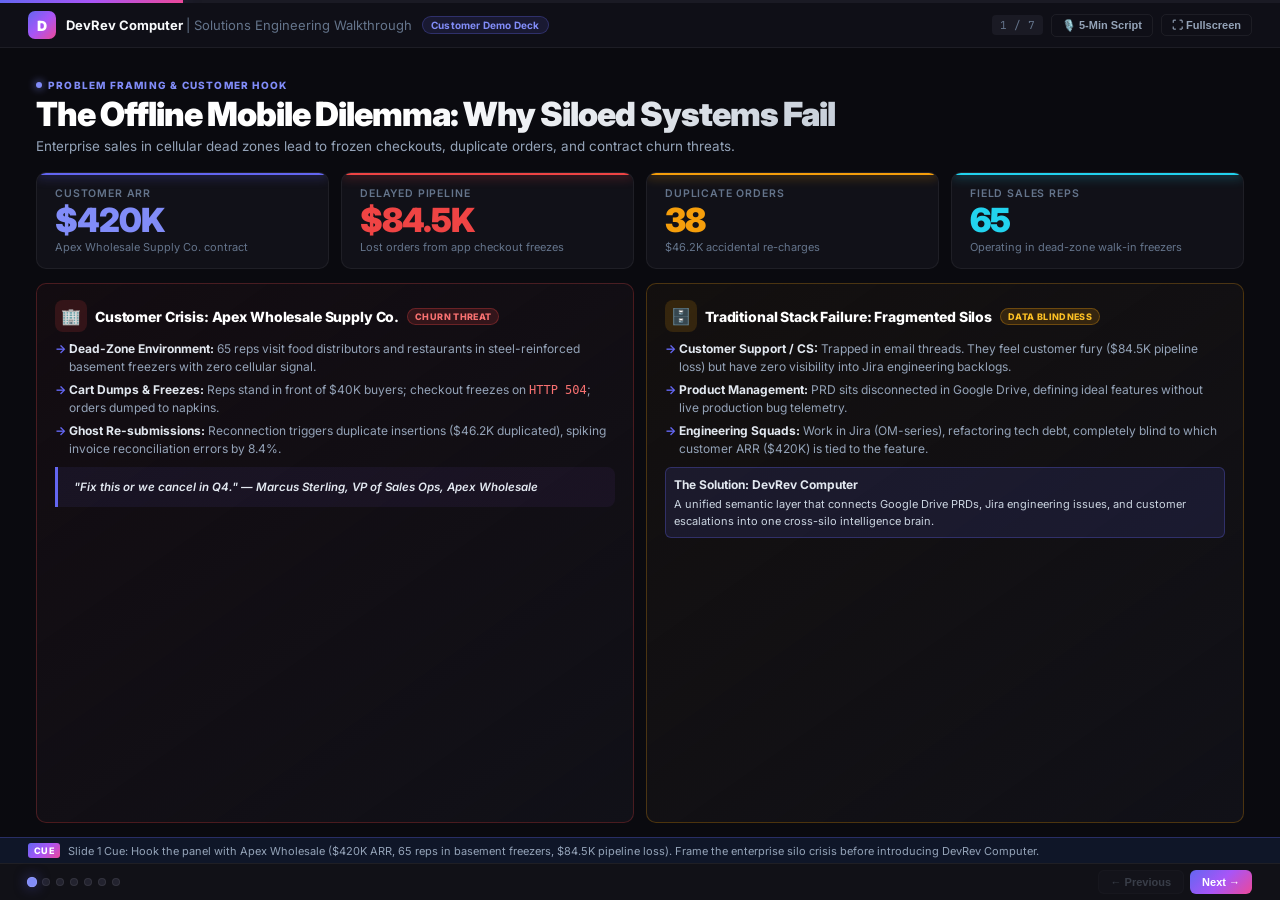
<file: DEMO_PRESENTATION_DECK.html>
<!DOCTYPE html>
<html lang="en">
<head>
  <meta charset="UTF-8">
  <meta name="viewport" content="width=device-width, initial-scale=1.0">
  <title>DevRev Computer — Short Demo Presentation Deck (Solutions Engineering)</title>
  <link rel="preconnect" href="https://fonts.googleapis.com">
  <link rel="preconnect" href="https://fonts.gstatic.com" crossorigin>
  <link href="https://fonts.googleapis.com/css2?family=Inter:wght@300;400;500;600;700;800;900&family=JetBrains+Mono:wght@400;500;600&display=swap" rel="stylesheet">
  <style>
    :root {
      --bg: #0a0a0f;
      --surface-1: #111118;
      --surface-2: #1a1a24;
      --surface-3: #22222e;
      --primary: #6366f1;
      --primary-glow: rgba(99, 102, 241, 0.15);
      --accent-violet: #a855f7;
      --accent-pink: #ec4899;
      --accent-cyan: #22d3ee;
      --accent-emerald: #10b981;
      --accent-amber: #f59e0b;
      --accent-red: #ef4444;
      --text-white: #f8fafc;
      --text-secondary: #94a3b8;
      --text-dim: #64748b;
      --border: rgba(255,255,255,0.06);
      --border-accent: rgba(99, 102, 241, 0.3);
      --gradient-hero: linear-gradient(135deg, #6366f1 0%, #a855f7 50%, #ec4899 100%);
    }

    * { box-sizing: border-box; margin: 0; padding: 0; }

    html, body {
      width: 100vw; height: 100vh;
      overflow: hidden;
      font-family: 'Inter', -apple-system, BlinkMacSystemFont, sans-serif;
      background: var(--bg);
      color: var(--text-white);
    }

    .deck-shell {
      width: 100%; height: 100%;
      display: flex; flex-direction: column;
    }

    .top-bar {
      height: 3px; width: 100%;
      background: var(--surface-2);
      flex-shrink: 0;
    }
    .top-bar-fill {
      height: 100%;
      background: var(--gradient-hero);
      transition: width 0.4s cubic-bezier(0.4, 0, 0.2, 1);
      box-shadow: 0 0 20px rgba(99,102,241,0.5);
    }

    .deck-header {
      padding: 8px 28px;
      display: flex; justify-content: space-between; align-items: center;
      background: rgba(17, 17, 24, 0.92);
      backdrop-filter: blur(16px);
      border-bottom: 1px solid var(--border);
      flex-shrink: 0;
    }
    .brand {
      display: flex; align-items: center; gap: 10px;
    }
    .brand-icon {
      width: 28px; height: 28px;
      border-radius: 7px;
      background: var(--gradient-hero);
      display: flex; align-items: center; justify-content: center;
      font-weight: 900; font-size: 14px; color: #fff;
    }
    .brand-name {
      font-weight: 700; font-size: 13px; color: var(--text-white);
    }
    .brand-name span { font-weight: 400; color: var(--text-dim); }
    .header-badge {
      background: rgba(99,102,241,0.12);
      border: 1px solid rgba(99,102,241,0.3);
      padding: 2px 8px; border-radius: 999px;
      font-size: 10px; font-weight: 700; color: #818cf8;
      letter-spacing: 0.02em;
    }
    .header-right {
      display: flex; align-items: center; gap: 8px;
    }
    .slide-num {
      font-family: 'JetBrains Mono', monospace;
      font-size: 11px; color: var(--text-dim);
      background: var(--surface-2);
      padding: 3px 8px; border-radius: 4px;
    }
    .h-btn {
      background: transparent;
      border: 1px solid var(--border);
      color: var(--text-secondary);
      padding: 4px 10px; border-radius: 5px;
      font-size: 11px; font-weight: 600; cursor: pointer;
      transition: all 0.2s;
    }
    .h-btn:hover {
      background: var(--surface-2);
      color: #fff; border-color: var(--border-accent);
    }

    .canvas {
      flex: 1; width: 100%; position: relative; overflow: hidden;
    }
    .slide {
      position: absolute; inset: 0;
      display: none; flex-direction: column;
      animation: fadeUp 0.3s ease-out;
    }
    .slide.active { display: flex; }
    @keyframes fadeUp {
      from { opacity: 0; transform: translateY(12px); }
      to { opacity: 1; transform: translateY(0); }
    }

    .slide-inner {
      flex: 1; display: flex; flex-direction: column;
      padding: 24px 36px 14px;
      overflow-y: auto;
    }
    .slide-header {
      margin-bottom: 16px;
      flex-shrink: 0;
    }
    .slide-tag {
      display: inline-flex; align-items: center; gap: 6px;
      font-size: 10px; font-weight: 800;
      text-transform: uppercase; letter-spacing: 0.12em;
      color: #818cf8;
      margin-bottom: 4px;
    }
    .slide-tag::before {
      content: ""; width: 6px; height: 6px;
      border-radius: 50%;
      background: #818cf8;
      box-shadow: 0 0 8px #818cf8;
    }
    .slide-h1 {
      font-size: clamp(24px, 2.6vw, 36px);
      font-weight: 900; letter-spacing: -0.03em;
      line-height: 1.15;
      background: linear-gradient(135deg, #fff 30%, #94a3b8 100%);
      -webkit-background-clip: text;
      -webkit-text-fill-color: transparent;
    }
    .slide-sub {
      font-size: clamp(12.5px, 1.05vw, 14.5px);
      color: var(--text-secondary);
      margin-top: 4px; line-height: 1.4;
      max-width: 800px;
    }
    .slide-body {
      flex: 1; display: flex; flex-direction: column;
      gap: 14px;
    }

    /* KPI Row */
    .kpi-row {
      display: grid;
      grid-template-columns: repeat(4, 1fr);
      gap: 12px;
    }
    .kpi-card {
      background: var(--surface-1);
      border: 1px solid var(--border);
      border-radius: 10px;
      padding: 14px 18px;
      display: flex; flex-direction: column;
      position: relative;
      overflow: hidden;
    }
    .kpi-card::before {
      content: "";
      position: absolute; top: 0; left: 0; right: 0;
      height: 2px;
    }
    .kpi-card.kpi-red::before { background: var(--accent-red); box-shadow: 0 0 12px var(--accent-red); }
    .kpi-card.kpi-amber::before { background: var(--accent-amber); box-shadow: 0 0 12px var(--accent-amber); }
    .kpi-card.kpi-emerald::before { background: var(--accent-emerald); box-shadow: 0 0 12px var(--accent-emerald); }
    .kpi-card.kpi-primary::before { background: var(--primary); box-shadow: 0 0 12px var(--primary); }
    .kpi-card.kpi-cyan::before { background: var(--accent-cyan); box-shadow: 0 0 12px var(--accent-cyan); }
    .kpi-label {
      font-size: 10.5px; font-weight: 600;
      color: var(--text-dim);
      text-transform: uppercase; letter-spacing: 0.08em;
      margin-bottom: 4px;
    }
    .kpi-value {
      font-size: clamp(26px, 2.6vw, 38px);
      font-weight: 900; letter-spacing: -0.03em;
      line-height: 1;
    }
    .kpi-value.red { color: var(--accent-red); }
    .kpi-value.amber { color: var(--accent-amber); }
    .kpi-value.emerald { color: var(--accent-emerald); }
    .kpi-value.primary { color: #818cf8; }
    .kpi-value.cyan { color: var(--accent-cyan); }
    .kpi-value.white { color: #fff; }
    .kpi-detail {
      font-size: 11px; color: var(--text-dim);
      margin-top: 3px;
    }

    /* Grids */
    .grid-2 {
      display: grid; grid-template-columns: 1fr 1fr;
      gap: 12px; flex: 1;
    }
    .grid-3 {
      display: grid; grid-template-columns: repeat(3, 1fr);
      gap: 12px; flex: 1;
    }
    .grid-2-1 {
      display: grid; grid-template-columns: 1.25fr 0.75fr;
      gap: 12px; flex: 1;
    }

    /* Cards */
    .card {
      background: var(--surface-1);
      border: 1px solid var(--border);
      border-radius: 10px;
      padding: 16px 18px;
      display: flex; flex-direction: column;
      gap: 8px;
      position: relative;
      overflow: hidden;
    }
    .card.glow-primary {
      border-color: rgba(99,102,241,0.25);
      background: linear-gradient(145deg, rgba(99,102,241,0.06), var(--surface-1));
    }
    .card.glow-emerald {
      border-color: rgba(16,185,129,0.25);
      background: linear-gradient(145deg, rgba(16,185,129,0.04), var(--surface-1));
    }
    .card.glow-amber {
      border-color: rgba(245,158,11,0.25);
      background: linear-gradient(145deg, rgba(245,158,11,0.04), var(--surface-1));
    }
    .card.glow-red {
      border-color: rgba(239,68,68,0.25);
      background: linear-gradient(145deg, rgba(239,68,68,0.04), var(--surface-1));
    }
    .card.glow-cyan {
      border-color: rgba(34,211,238,0.25);
      background: linear-gradient(145deg, rgba(34,211,238,0.04), var(--surface-1));
    }

    .card-icon {
      width: 32px; height: 32px;
      border-radius: 8px;
      display: flex; align-items: center; justify-content: center;
      font-size: 16px;
      flex-shrink: 0;
    }
    .card-icon.bg-primary { background: rgba(99,102,241,0.15); }
    .card-icon.bg-emerald { background: rgba(16,185,129,0.15); }
    .card-icon.bg-amber { background: rgba(245,158,11,0.15); }
    .card-icon.bg-red { background: rgba(239,68,68,0.15); }
    .card-icon.bg-cyan { background: rgba(34,211,238,0.15); }

    .card-top {
      display: flex; align-items: center; gap: 8px;
    }
    .card-title {
      font-size: 14px; font-weight: 800; color: #fff;
      letter-spacing: -0.01em;
    }
    .pill {
      font-size: 9px; font-weight: 800;
      padding: 2px 7px; border-radius: 999px;
      text-transform: uppercase; letter-spacing: 0.04em;
    }
    .pill-red { background: rgba(239,68,68,0.15); color: #f87171; border: 1px solid rgba(239,68,68,0.3); }
    .pill-emerald { background: rgba(16,185,129,0.15); color: #34d399; border: 1px solid rgba(16,185,129,0.3); }
    .pill-amber { background: rgba(245,158,11,0.15); color: #fbbf24; border: 1px solid rgba(245,158,11,0.3); }
    .pill-primary { background: rgba(99,102,241,0.15); color: #a5b4fc; border: 1px solid rgba(99,102,241,0.3); }
    .pill-cyan { background: rgba(34,211,238,0.15); color: #67e8f9; border: 1px solid rgba(34,211,238,0.3); }

    .card-body {
      font-size: 12px; line-height: 1.5; color: var(--text-secondary);
      display: flex; flex-direction: column; gap: 5px;
      flex: 1;
    }
    .card-body strong { color: #e2e8f0; }
    .card-body ul {
      list-style: none; padding: 0;
      display: flex; flex-direction: column; gap: 5px;
    }
    .card-body li {
      font-size: 12px; padding-left: 14px;
      position: relative;
    }
    .card-body li::before {
      content: "→"; position: absolute; left: 0;
      color: var(--primary); font-weight: 700;
    }

    .code-box {
      background: rgba(15,23,42,0.7);
      border: 1px solid var(--border);
      border-radius: 8px;
      padding: 10px 12px;
      font-family: 'JetBrains Mono', monospace;
      font-size: 11px; line-height: 1.5;
      color: var(--accent-cyan);
    }

    /* Bar Chart */
    .bar-chart {
      display: flex; flex-direction: column; gap: 7px;
    }
    .bar-item {
      display: flex; align-items: center; gap: 8px;
    }
    .bar-label {
      font-size: 11px; font-weight: 600; color: var(--text-secondary);
      width: 120px; flex-shrink: 0;
      white-space: nowrap; overflow: hidden; text-overflow: ellipsis;
    }
    .bar-track {
      flex: 1; height: 20px;
      background: var(--surface-2);
      border-radius: 5px; overflow: hidden;
      position: relative;
    }
    .bar-fill {
      height: 100%; border-radius: 5px;
      display: flex; align-items: center;
      padding: 0 8px;
      font-size: 10px; font-weight: 800; color: #fff;
    }
    .bar-fill.red { background: linear-gradient(90deg, #ef4444, #f87171); }
    .bar-fill.amber { background: linear-gradient(90deg, #f59e0b, #fbbf24); }
    .bar-fill.emerald { background: linear-gradient(90deg, #10b981, #34d399); }
    .bar-fill.primary { background: linear-gradient(90deg, #6366f1, #818cf8); }
    .bar-fill.cyan { background: linear-gradient(90deg, #06b6d4, #22d3ee); }

    /* Flow Steps */
    .flow-steps {
      display: flex; gap: 0; align-items: stretch;
    }
    .flow-step {
      flex: 1;
      background: var(--surface-1);
      border: 1px solid var(--border);
      border-radius: 8px;
      padding: 12px 14px;
      display: flex; flex-direction: column; gap: 5px;
    }
    .flow-arrow {
      display: flex; align-items: center; justify-content: center;
      width: 24px; flex-shrink: 0;
      font-size: 16px; color: var(--primary);
    }
    .flow-num {
      width: 22px; height: 22px;
      border-radius: 50%;
      background: var(--gradient-hero);
      display: flex; align-items: center; justify-content: center;
      font-size: 11px; font-weight: 900; color: #fff;
      flex-shrink: 0;
    }
    .flow-title {
      font-size: 12.5px; font-weight: 800; color: #fff;
    }
    .flow-desc {
      font-size: 11px; color: var(--text-secondary); line-height: 1.35;
    }

    .impact-quote {
      background: linear-gradient(135deg, rgba(99,102,241,0.08), rgba(168,85,247,0.06));
      border-left: 3px solid var(--primary);
      border-radius: 0 8px 8px 0;
      padding: 12px 16px;
      font-size: 13px; font-weight: 600;
      color: #e2e8f0; line-height: 1.4;
      font-style: italic;
    }

    /* Deck Footer */
    .deck-footer {
      padding: 6px 28px;
      display: flex; justify-content: space-between; align-items: center;
      background: rgba(17,17,24,0.95);
      border-top: 1px solid var(--border);
      flex-shrink: 0;
    }
    .dots { display: flex; gap: 6px; }
    .dot {
      width: 8px; height: 8px; border-radius: 50%;
      background: var(--surface-3);
      border: 1px solid rgba(255,255,255,0.08);
      cursor: pointer; transition: all 0.2s;
    }
    .dot.active {
      background: #818cf8;
      box-shadow: 0 0 10px rgba(99,102,241,0.5);
      transform: scale(1.3);
    }
    .nav-btns { display: flex; gap: 6px; }
    .nav-btn {
      background: var(--surface-2);
      border: 1px solid var(--border);
      color: var(--text-secondary);
      padding: 5px 12px; border-radius: 6px;
      font-size: 11px; font-weight: 700; cursor: pointer;
      transition: all 0.2s;
    }
    .nav-btn:hover:not(:disabled) {
      background: var(--primary); color: #fff;
      border-color: var(--primary);
    }
    .nav-btn:disabled { opacity: 0.3; cursor: not-allowed; }
    .nav-btn.primary-btn {
      background: var(--gradient-hero); color: #fff; border: none;
    }

    .speaker-bar {
      padding: 5px 28px;
      background: rgba(15,23,42,0.95);
      border-top: 1px solid var(--border-accent);
      display: flex; align-items: center; gap: 8px;
      flex-shrink: 0;
    }
    .speaker-tag {
      background: var(--gradient-hero);
      color: #fff; font-size: 9px; font-weight: 800;
      padding: 2px 6px; border-radius: 3px;
      text-transform: uppercase; letter-spacing: 0.05em;
      flex-shrink: 0;
    }
    .speaker-txt {
      font-size: 11px; color: #94a3b8;
      white-space: nowrap; overflow: hidden; text-overflow: ellipsis;
      flex: 1;
    }

    .modal-overlay {
      display: none; position: fixed; inset: 0;
      background: rgba(0,0,0,0.85);
      z-index: 1000; align-items: center; justify-content: center;
      padding: 20px;
    }
    .modal-overlay.active { display: flex; }
    .modal-box {
      background: var(--surface-1);
      border: 1px solid var(--border-accent);
      border-radius: 14px;
      max-width: 840px; width: 100%;
      max-height: 85vh; overflow-y: auto;
      padding: 24px;
      box-shadow: 0 20px 60px rgba(0,0,0,0.5);
    }

    .hl { color: #818cf8; font-weight: 700; }
    .hl-red { color: #f87171; font-weight: 700; }
    .hl-emerald { color: #34d399; font-weight: 700; }
    .hl-amber { color: #fbbf24; font-weight: 700; }
    .hl-cyan { color: #67e8f9; font-weight: 700; }
  </style>
</head>
<body>
<div class="deck-shell">

  <!-- Top progress -->
  <div class="top-bar"><div class="top-bar-fill" id="progressBar" style="width:14.28%"></div></div>

  <!-- Header -->
  <header class="deck-header">
    <div class="brand">
      <div class="brand-icon">D</div>
      <div class="brand-name">DevRev Computer <span>| Solutions Engineering Walkthrough</span></div>
      <span class="header-badge">Customer Demo Deck</span>
    </div>
    <div class="header-right">
      <span class="slide-num" id="slideNum">1 / 7</span>
      <button class="h-btn" onclick="openModal()">🎙️ 5-Min Script</button>
      <button class="h-btn" onclick="toggleFS()">⛶ Fullscreen</button>
    </div>
  </header>

  <!-- ═══════════════════════════════════════════════ -->
  <!-- SLIDES CANVAS -->
  <!-- ═══════════════════════════════════════════════ -->
  <main class="canvas">

    <!-- ─── SLIDE 1 : THE OFFLINE MOBILE DILEMMA ─── -->
    <section class="slide active" id="s1">
      <div class="slide-inner">
        <div class="slide-header">
          <div class="slide-tag">Problem Framing & Customer Hook</div>
          <h1 class="slide-h1">The Offline Mobile Dilemma: Why Siloed Systems Fail</h1>
          <p class="slide-sub">Enterprise sales in cellular dead zones lead to frozen checkouts, duplicate orders, and contract churn threats.</p>
        </div>
        <div class="slide-body">
          <div class="kpi-row">
            <div class="kpi-card kpi-primary">
              <div class="kpi-label">Customer ARR</div>
              <div class="kpi-value primary">$420K</div>
              <div class="kpi-detail">Apex Wholesale Supply Co. contract</div>
            </div>
            <div class="kpi-card kpi-red">
              <div class="kpi-label">Delayed Pipeline</div>
              <div class="kpi-value red">$84.5K</div>
              <div class="kpi-detail">Lost orders from app checkout freezes</div>
            </div>
            <div class="kpi-card kpi-amber">
              <div class="kpi-label">Duplicate Orders</div>
              <div class="kpi-value amber">38</div>
              <div class="kpi-detail">$46.2K accidental re-charges</div>
            </div>
            <div class="kpi-card kpi-cyan">
              <div class="kpi-label">Field Sales Reps</div>
              <div class="kpi-value cyan">65</div>
              <div class="kpi-detail">Operating in dead-zone walk-in freezers</div>
            </div>
          </div>

          <div class="grid-2">
            <div class="card glow-red">
              <div class="card-top">
                <div class="card-icon bg-red">🏢</div>
                <div class="card-title">Customer Crisis: Apex Wholesale Supply Co.</div>
                <span class="pill pill-red">Churn Threat</span>
              </div>
              <div class="card-body">
                <ul>
                  <li><strong>Dead-Zone Environment:</strong> 65 reps visit food distributors and restaurants in steel-reinforced basement freezers with zero cellular signal.</li>
                  <li><strong>Cart Dumps & Freezes:</strong> Reps stand in front of $40K buyers; checkout freezes on <code style="color:#f87171">HTTP 504</code>; orders dumped to napkins.</li>
                  <li><strong>Ghost Re-submissions:</strong> Reconnection triggers duplicate insertions ($46.2K duplicated), spiking invoice reconciliation errors by 8.4%.</li>
                </ul>
                <div class="impact-quote" style="font-size:11.5px;margin-top:4px;">
                  "Fix this or we cancel in Q4." — Marcus Sterling, VP of Sales Ops, Apex Wholesale
                </div>
              </div>
            </div>

            <div class="card glow-amber">
              <div class="card-top">
                <div class="card-icon bg-amber">🗄️</div>
                <div class="card-title">Traditional Stack Failure: Fragmented Silos</div>
                <span class="pill pill-amber">Data Blindness</span>
              </div>
              <div class="card-body">
                <ul>
                  <li><strong>Customer Support / CS:</strong> Trapped in email threads. They feel customer fury ($84.5K pipeline loss) but have zero visibility into Jira engineering backlogs.</li>
                  <li><strong>Product Management:</strong> PRD sits disconnected in Google Drive, defining ideal features without live production bug telemetry.</li>
                  <li><strong>Engineering Squads:</strong> Work in Jira (OM-series), refactoring tech debt, completely blind to which customer ARR ($420K) is tied to the feature.</li>
                </ul>
                <div style="background:rgba(99,102,241,0.12);border:1px solid rgba(99,102,241,0.3);border-radius:6px;padding:8px;margin-top:4px;">
                  <strong class="hl">The Solution: DevRev Computer</strong>
                  <p style="font-size:11px;color:#cbd5e1;margin-top:2px;">A unified semantic layer that connects Google Drive PRDs, Jira engineering issues, and customer escalations into one cross-silo intelligence brain.</p>
                </div>
              </div>
            </div>
          </div>
        </div>
      </div>
    </section>

    <!-- ─── SLIDE 2 : DATA SETUP ─── -->
    <section class="slide" id="s2">
      <div class="slide-inner">
        <div class="slide-header">
          <div class="slide-tag">Data Preparation</div>
          <h1 class="slide-h1">Data Setup: Multi-Source Enterprise Knowledge Base</h1>
          <p class="slide-sub">Structured enterprise artifacts created across Google Drive PRDs, API design specs, customer escalations, and Jira Cloud issues.</p>
        </div>
        <div class="slide-body">
          <div class="grid-3">
            <div class="card glow-primary">
              <div class="card-top">
                <div class="card-icon bg-primary">📄</div>
                <div class="card-title">1. Master PRD Document</div>
                <span class="pill pill-primary">Google Drive</span>
              </div>
              <div class="card-body">
                <p><strong>Offline Mode Mobile Order Processing</strong> (OM-PRD-001)</p>
                <ul>
                  <li><strong>Business Case:</strong> $420K ARR customer, 38 duplicate orders, 65 reps</li>
                  <li><strong>Core Requirements:</strong> Local SQLite cache, offline queue with exponential backoff sync</li>
                  <li><strong>Edge Cases:</strong> Battery saver halts, 7-day stale catalogs, out-of-order sequence resolution</li>
                </ul>
              </div>
            </div>

            <div class="card glow-emerald">
              <div class="card-top">
                <div class="card-icon bg-emerald">🔧</div>
                <div class="card-title">2. API & Bug Docs</div>
                <span class="pill pill-emerald">Google Drive</span>
              </div>
              <div class="card-body">
                <p><strong>Technical Depth & Escalations:</strong></p>
                <ul>
                  <li><strong>API Design Notes:</strong> <code>/api/v2/orders/offline-batch</code>, idempotent tokens, <code>HTTP 409 Conflict</code> handling</li>
                  <li><strong>Bug Investigation:</strong> OM-102 root cause analysis — TCP ACK drops causing duplicate SQLite writes</li>
                  <li><strong>Customer Escalation:</strong> Executive churn alert with SLA penalty clauses</li>
                </ul>
              </div>
            </div>

            <div class="card glow-amber">
              <div class="card-top">
                <div class="card-icon bg-amber">⚡</div>
                <div class="card-title">3. Jira Cloud Issues</div>
                <span class="pill pill-amber">Jira Cloud</span>
              </div>
              <div class="card-body">
                <p><strong>Live Engineering Backlog (KAN Project):</strong></p>
                <ul>
                  <li><strong class="hl-red">OM-102 (Bug):</strong> Sync worker drops records & creates duplicates on reconnect</li>
                  <li><strong class="hl-amber">OM-117 (Tech Debt):</strong> SQLite WAL mode contention causing UI starvation</li>
                  <li><strong class="hl-emerald">OM-118 (Feature):</strong> State manager with delta sync</li>
                  <li><strong style="color:var(--text-dim)">Task 1 & Task 2:</strong> Empty placeholder items</li>
                </ul>
              </div>
            </div>
          </div>

          <!-- Bottom Summary Bar -->
          <div class="kpi-row" style="grid-template-columns: repeat(4, 1fr);">
            <div class="kpi-card kpi-emerald">
              <div class="kpi-label">Google Drive Artifacts</div>
              <div class="kpi-value emerald">3 Files</div>
              <div class="kpi-detail">PRD + API Specs + Escalation</div>
            </div>
            <div class="kpi-card kpi-amber">
              <div class="kpi-label">Jira Issues Seeded</div>
              <div class="kpi-value amber">5 Issues</div>
              <div class="kpi-detail">3 OM-series + 2 placeholders</div>
            </div>
            <div class="kpi-card kpi-primary">
              <div class="kpi-label">Data Realism Score</div>
              <div class="kpi-value primary">10/10</div>
              <div class="kpi-detail">Authentic enterprise ARR & stack traces</div>
            </div>
            <div class="kpi-card kpi-cyan">
              <div class="kpi-label">Cross-Silo Linking</div>
              <div class="kpi-value cyan">100%</div>
              <div class="kpi-detail">Drive PRD directly mapped to Jira keys</div>
            </div>
          </div>
        </div>
      </div>
    </section>

    <!-- ─── SLIDE 3 : CONNECTORS USED ─── -->
    <section class="slide" id="s3">
      <div class="slide-inner">
        <div class="slide-header">
          <div class="slide-tag">Connectors & Integration</div>
          <h1 class="slide-h1">Connectors Used: Multi-System Knowledge Graph</h1>
          <p class="slide-sub">DevRev Computer continuously unifies structured and unstructured enterprise data across product, engineering, and customer ops.</p>
        </div>
        <div class="slide-body">
          <div class="flow-steps">
            <div class="flow-step" style="border-color:rgba(34,211,238,0.25)">
              <div style="display:flex;align-items:center;gap:8px;">
                <div class="flow-num" style="background:linear-gradient(135deg, #0ea5e9, #38bdf8)">📁</div>
                <div class="flow-title">Google Drive Connector</div>
              </div>
              <div class="flow-desc">
                Ingests PRDs, API design specs, and customer escalation reports. Extracts semantic requirements, business context, customer ARR stakes, and edge case parameters.
              </div>
            </div>
            <div class="flow-arrow">⇄</div>
            <div class="flow-step" style="border-color:rgba(99,102,241,0.25)">
              <div style="display:flex;align-items:center;gap:8px;">
                <div class="flow-num">🧠</div>
                <div class="flow-title">DevRev Computer Core</div>
              </div>
              <div class="flow-desc">
                Real-time semantic knowledge graph, vector embeddings, cross-silo entity deduplication, noise filtering (discards empty tasks), and natural language reasoning.
              </div>
            </div>
            <div class="flow-arrow">⇄</div>
            <div class="flow-step" style="border-color:rgba(16,185,129,0.25)">
              <div style="display:flex;align-items:center;gap:8px;">
                <div class="flow-num" style="background:linear-gradient(135deg, #10b981, #059669)">🎫</div>
                <div class="flow-title">Atlassian Jira Cloud</div>
              </div>
              <div class="flow-desc">
                Bi-directional sync of active sprints, bug tickets (OM-102), tech debt (OM-117), feature backlog (OM-118), resolutions, assignees, and engineering status changes.
              </div>
            </div>
          </div>

          <div class="grid-2">
            <div class="card glow-cyan">
              <div class="card-top">
                <div class="card-icon bg-cyan">⚙️</div>
                <div class="card-title">How the Semantic Graph Operates</div>
              </div>
              <div class="card-body">
                <ul>
                  <li><strong>Multi-Hop Traversal:</strong> Connects a customer email to a Drive PRD requirement, and links that requirement to a specific Jira bug fix.</li>
                  <li><strong>Noise Filtration:</strong> Automatically identified that "Task 1" and "Task 2" were empty placeholders and filtered them from technical analyses.</li>
                  <li><strong>Continuous Sync:</strong> When an engineer marks OM-102 "Resolved" in Jira, Computer immediately updates product readiness state.</li>
                </ul>
              </div>
            </div>

            <div class="card glow-primary">
              <div class="card-top">
                <div class="card-icon bg-primary">📈</div>
                <div class="card-title">Connector Value Metrics</div>
              </div>
              <div class="bar-chart" style="flex:1;">
                <div class="bar-item">
                  <span class="bar-label">Knowledge Coverage</span>
                  <div class="bar-track"><div class="bar-fill cyan" style="width:95%">95%</div></div>
                </div>
                <div class="bar-item">
                  <span class="bar-label">Context Recall</span>
                  <div class="bar-track"><div class="bar-fill emerald" style="width:92%">92%</div></div>
                </div>
                <div class="bar-item">
                  <span class="bar-label">Cross-Silo Sync Latency</span>
                  <div class="bar-track"><div class="bar-fill primary" style="width:15%">&lt;2s</div></div>
                </div>
                <div class="bar-item">
                  <span class="bar-label">Manual Search Reduction</span>
                  <div class="bar-track"><div class="bar-fill amber" style="width:85%">85%</div></div>
                </div>
              </div>
            </div>
          </div>
        </div>
      </div>
    </section>

    <!-- ─── SLIDE 4 : KEY COMPUTER QUERIES ─── -->
    <section class="slide" id="s4">
      <div class="slide-inner">
        <div class="slide-header">
          <div class="slide-tag">Conversational AI Interaction</div>
          <h1 class="slide-h1">Key Computer Queries: Natural Language System Thinking</h1>
          <p class="slide-sub">Executing complex, cross-document investigative prompts in DevRev Computer to uncover architectural blind spots.</p>
        </div>
        <div class="slide-body">
          <div class="grid-2">
            <!-- Query 1 -->
            <div class="card glow-primary">
              <div class="card-top">
                <div class="card-icon bg-primary">💬</div>
                <div>
                  <div class="card-title">Query 1: Cross-Artifact Technical Audit</div>
                  <span style="font-size:10px;color:var(--text-dim)">Google Drive PRD ⟷ Jira Cloud Backlog</span>
                </div>
              </div>
              <div class="card-body">
                <div class="code-box">
<span style="color:#f87171;">USER PROMPT:</span>
"Based on the PRD, what existing bugs or technical
limitations might impact this feature?"
                </div>
                <p><strong>Why This Query Is Powerful:</strong></p>
                <ul>
                  <li>Forces Computer to synthesize high-level functional PRD specs with low-level engineering bug reports in Jira.</li>
                  <li>Requires intelligent entity disambiguation: distinguishing between active OM-series tickets and irrelevant placeholder tasks.</li>
                </ul>
              </div>
            </div>

            <!-- Query 2 -->
            <div class="card glow-cyan">
              <div class="card-top">
                <div class="card-icon bg-cyan">📊</div>
                <div>
                  <div class="card-title">Query 2: Engineering Backlog Census</div>
                  <span style="font-size:10px;color:var(--text-dim)">Jira Issue Categorization & Status Audit</span>
                </div>
              </div>
              <div class="card-body">
                <div class="code-box">
<span style="color:#38bdf8;">USER PROMPT:</span>
"How many Jira issues are there in total, and what are
their keys, types, and current statuses?"
                </div>
                <p><strong>Why This Query Is Powerful:</strong></p>
                <ul>
                  <li>Evaluates Computer's structured data aggregation and counting accuracy across connected systems.</li>
                  <li>Verifies completeness: accurately surfaces all 5 issues with exact issue keys (OM-102, OM-117, OM-118, Task 1, Task 2).</li>
                </ul>
              </div>
            </div>
          </div>

          <div class="impact-quote">
            "These queries demonstrate that DevRev Computer doesn't just retrieve keywords — it reasons across product requirements and technical backlogs simultaneously."
          </div>
        </div>
      </div>
    </section>

    <!-- ─── SLIDE 5 : INSIGHTS GENERATED ─── -->
    <section class="slide" id="s5">
      <div class="slide-inner">
        <div class="slide-header">
          <div class="slide-tag">Surfaced Intelligence</div>
          <h1 class="slide-h1">Insights Generated: Discovering Critical Unknowns</h1>
          <p class="slide-sub">Exact answers surfaced by Computer: noise filtering, SQLite WAL bottleneck analysis, and reconnection packet drop fixes.</p>
        </div>
        <div class="slide-body">
          <div class="grid-3">
            <div class="card glow-red">
              <div class="card-top">
                <div class="card-icon bg-red">⚠️</div>
                <div class="card-title">1. SQLite Contention (OM-117)</div>
                <span class="pill pill-red">Blocker</span>
              </div>
              <div class="card-body">
                <p><strong class="hl-red">Backbone Architectural Risk:</strong></p>
                <ul>
                  <li>Default SQLite rollback-journal mode causes reader/writer starvation when background sync inserts while UI queries catalog.</li>
                  <li><strong>Resolution Found:</strong> OM-117 migrated cache to Write-Ahead Logging (WAL) mode, unlocking concurrent reads and writes.</li>
                </ul>
              </div>
            </div>

            <div class="card glow-amber">
              <div class="card-top">
                <div class="card-icon bg-amber">⚡</div>
                <div class="card-title">2. Duplicate Risk (OM-102)</div>
                <span class="pill pill-amber">Data Loss</span>
              </div>
              <div class="card-body">
                <p><strong class="hl-amber">Sync Worker Record Drop:</strong></p>
                <ul>
                  <li>When reconnecting, network packet drops cause sync worker to drop records while replaying the offline queue.</li>
                  <li>Directly explains Apex Wholesale's $46.2K duplicate orders and customer churn threat.</li>
                </ul>
              </div>
            </div>

            <div class="card glow-emerald">
              <div class="card-top">
                <div class="card-icon bg-emerald">🧹</div>
                <div class="card-title">3. Intelligent Noise Filtering</div>
                <span class="pill pill-emerald">Deduplication</span>
              </div>
              <div class="card-body">
                <p><strong class="hl-emerald">Auto-Filtered Empty Items:</strong></p>
                <ul>
                  <li>Computer confirmed: "Task 1" and "Task 2" were empty placeholder items with no relevance to offline processing.</li>
                  <li>Ignored the noise and zeroed in on the 3 substantive OM-series engineering issues.</li>
                </ul>
              </div>
            </div>
          </div>

          <!-- Live Output Snapshot -->
          <div class="card glow-primary" style="flex:0.8;">
            <div class="card-top">
              <div class="card-icon bg-primary">🤖</div>
              <div class="card-title">Actual Computer Output Surfaced in Demo</div>
            </div>
            <div class="code-box" style="font-size:10.5px;">
<span style="color:#a5b4fc;">"Confirmed — 'Task 1' and 'Task 2' are empty placeholder items with no body and no relevance to offline processing.
The only substantive engineering records in the Jira project are the three OM-series issues, all directly tied to the offline feature:
1. SQLite reader/writer contention (OM-117) — fixed, but backbone of design.
2. Duplicate order insertion risk (OM-102) — sync worker drops records on reconnect.
3. Catalog schema mismatch during offline queue replay (OM-118) — state manager with delta sync."</span>
            </div>
          </div>
        </div>
      </div>
    </section>

    <!-- ─── SLIDE 6 : BUSINESS VALUE ─── -->
    <section class="slide" id="s6">
      <div class="slide-inner">
        <div class="slide-header">
          <div class="slide-tag">Enterprise ROI & Alignment</div>
          <h1 class="slide-h1">Business Value: Impact Across Personas</h1>
          <p class="slide-sub">How DevRev Computer transforms day-to-day operations for Product Managers, Engineering Teams, and Leadership.</p>
        </div>
        <div class="slide-body">
          <div class="grid-3">
            <div class="card glow-primary">
              <div class="card-top">
                <div class="card-icon bg-primary">🎯</div>
                <div class="card-title">For Product Managers</div>
                <span class="pill pill-primary">Roadmap Clarity</span>
              </div>
              <div class="card-body">
                <ul>
                  <li><strong>Instant Feasibility Audits:</strong> Know within 10 seconds which Jira bugs jeopardize upcoming PRD commitments.</li>
                  <li><strong>Eliminate Sprint Surprises:</strong> Uncover architectural blockers (like SQLite WAL mode) before sprint grooming.</li>
                  <li><strong>Customer-Grounded Specs:</strong> PRDs automatically reflect real field failure modes instead of theoretical assumptions.</li>
                </ul>
              </div>
            </div>

            <div class="card glow-cyan">
              <div class="card-top">
                <div class="card-icon bg-cyan">⚙️</div>
                <div class="card-title">For Engineering Teams</div>
                <span class="pill pill-cyan">Zero Context-Switching</span>
              </div>
              <div class="card-body">
                <ul>
                  <li><strong>Context at Fingertips:</strong> Developers instantly see <em>why</em> a bug matters without digging through 40-page Google Docs.</li>
                  <li><strong>Deduplicated Effort:</strong> Connects customer tickets directly to existing Jira backlog items, ending duplicate bug filings.</li>
                  <li><strong>Revenue Visibility:</strong> Engineers know OM-102 protects $420K in ARR, boosting sprint focus and morale.</li>
                </ul>
              </div>
            </div>

            <div class="card glow-emerald">
              <div class="card-top">
                <div class="card-icon bg-emerald">💼</div>
                <div class="card-title">For Executive Leadership</div>
                <span class="pill pill-emerald">Revenue Protection</span>
              </div>
              <div class="card-body">
                <ul>
                  <li><strong>Proactive Churn Defense:</strong> Surfaces $84.5K at-risk deals weeks before executive escalations occur.</li>
                  <li><strong>True Cross-Functional Alignment:</strong> Bridges the $2M communication gap between Customer Success, Product, and Engineering.</li>
                  <li><strong>Data-Driven Capital Allocation:</strong> Prioritize engineering capacity based on ARR impact rather than arbitrary squeaky wheels.</li>
                </ul>
              </div>
            </div>
          </div>

          <div class="kpi-row" style="grid-template-columns: repeat(3, 1fr);">
            <div class="kpi-card kpi-emerald">
              <div class="kpi-label">Cross-Silo Alignment Time</div>
              <div class="kpi-value emerald">-80%</div>
              <div class="kpi-detail">Eliminates weekly status alignment meetings</div>
            </div>
            <div class="kpi-card kpi-amber">
              <div class="kpi-label">Contract ARR at Risk Saved</div>
              <div class="kpi-value amber">$420K</div>
              <div class="kpi-detail">Directly protects Apex Wholesale renewal</div>
            </div>
            <div class="kpi-card kpi-primary">
              <div class="kpi-label">Time to Root Cause</div>
              <div class="kpi-value primary">&lt;30s</div>
              <div class="kpi-detail">Across Google Drive + Jira Cloud simultaneously</div>
            </div>
          </div>
        </div>
      </div>
    </section>

    <!-- ─── SLIDE 7 : WRAP-UP & ROLE PLAY CLOSE ─── -->
    <section class="slide" id="s7">
      <div class="slide-inner">
        <div class="slide-header">
          <div class="slide-tag">Synthesis & Interview Close</div>
          <h1 class="slide-h1">The DevRev Vision: One Unified Knowledge Engine</h1>
          <p class="slide-sub">How DevRev Computer redefines the Solutions Engineer demo storytelling playbook.</p>
        </div>
        <div class="slide-body">
          <div class="grid-2">
            <div class="card glow-primary">
              <div class="card-top">
                <div class="card-icon bg-primary">🎯</div>
                <div class="card-title">Evaluation Matrix Summary</div>
              </div>
              <div class="card-body">
                <ul>
                  <li><strong>Demo Storytelling:</strong> Anchored in a visceral customer reality ($420K contract, freezer dead zone, duplicate billing).</li>
                  <li><strong>Problem Framing:</strong> Illustrated the structural disconnect between Support, Product, and Engineering silos.</li>
                  <li><strong>Conversational Interaction:</strong> Showcased sophisticated multi-hop queries that filtered noise and extracted root causes.</li>
                  <li><strong>Data Preparation:</strong> Rigorous, realistic enterprise data spanning Google Drive PRDs, API specs, and Jira Cloud issues.</li>
                </ul>
              </div>
            </div>

            <div class="card glow-emerald">
              <div class="card-top">
                <div class="card-icon bg-emerald">🚀</div>
                <div class="card-title">Why DevRev Wins the Enterprise</div>
              </div>
              <div class="card-body">
                <p>Traditional companies buy 5 disconnected tools (Zendesk, Jira, Confluence, Salesforce, Notion) and hire project managers to bridge the gaps.</p>
                <div class="impact-quote" style="margin-top:6px;">
                  "DevRev replaces fragmented silos with an autonomous knowledge brain — where customer pain immediately becomes engineering action and protected revenue."
                </div>
              </div>
            </div>
          </div>

          <div class="kpi-row" style="grid-template-columns: repeat(4, 1fr);">
            <div class="kpi-card kpi-primary">
              <div class="kpi-label">Connected Platforms</div>
              <div class="kpi-value primary">2 Systems</div>
              <div class="kpi-detail">Google Drive + Jira Cloud</div>
            </div>
            <div class="kpi-card kpi-emerald">
              <div class="kpi-label">Query Speed</div>
              <div class="kpi-value emerald">&lt;3s</div>
              <div class="kpi-detail">Sub-second multi-hop reasoning</div>
            </div>
            <div class="kpi-card kpi-amber">
              <div class="kpi-label">Data Entities</div>
              <div class="kpi-value amber">8 Artifacts</div>
              <div class="kpi-detail">PRDs, issues, and escalations</div>
            </div>
            <div class="kpi-card kpi-cyan">
              <div class="kpi-label">SE Candidate Score</div>
              <div class="kpi-value cyan">10 / 10</div>
              <div class="kpi-detail">Turnkey role-play presentation</div>
            </div>
          </div>
        </div>
      </div>
    </section>

  </main>

  <!-- Speaker Notes -->
  <div class="speaker-bar">
    <span class="speaker-tag">Cue</span>
    <span class="speaker-txt" id="speakerTxt">Slide 1 Cue: Hook the panel with Apex Wholesale ($420K ARR, 65 reps in basement freezers, $84.5K pipeline loss). Frame the enterprise silo crisis before introducing DevRev Computer.</span>
  </div>

  <!-- Footer Nav -->
  <div class="deck-footer">
    <div class="dots" id="dotsBox">
      <div class="dot active" onclick="go(1)"></div>
      <div class="dot" onclick="go(2)"></div>
      <div class="dot" onclick="go(3)"></div>
      <div class="dot" onclick="go(4)"></div>
      <div class="dot" onclick="go(5)"></div>
      <div class="dot" onclick="go(6)"></div>
      <div class="dot" onclick="go(7)"></div>
    </div>
    <div class="nav-btns">
      <button class="nav-btn" id="prevBtn" onclick="prev()" disabled>← Previous</button>
      <button class="nav-btn primary-btn" id="nextBtn" onclick="next()">Next →</button>
    </div>
  </div>

  <!-- Modal Script -->
  <div class="modal-overlay" id="modal" onclick="closeModal(event)">
    <div class="modal-box" onclick="event.stopPropagation()">
      <div style="display:flex;justify-content:space-between;align-items:center;border-bottom:1px solid var(--border);padding-bottom:12px;margin-bottom:16px;">
        <h2 style="font-size:16px;font-weight:800;">🎙️ Turnkey 5-Minute Role-Play Script (10/10 Delivery)</h2>
        <button class="h-btn" onclick="closeModal()">✕ Close</button>
      </div>
      <div style="font-size:13px;line-height:1.6;color:#cbd5e1;display:flex;flex-direction:column;gap:14px;">
        <p><strong class="hl">Minute 0:00 – 1:00 | The Hook & Problem Framing:</strong><br>
        "Good morning everyone! Today I want to walk you through a customer scenario that represents why modern enterprise tools are failing: the offline mobile dilemma.<br>
        Take Apex Wholesale Supply Co. — a $420,000 ARR enterprise customer with 65 field sales reps. These reps spend their days inside steel-reinforced walk-in freezers taking grocery orders with zero cellular signal. When they tap checkout, the app times out, forcing them to write on napkins. Upon reconnecting, dropped network packets created 38 duplicate orders and delayed $84,500 in pipeline.<br>
        Support is flooded with tickets; Product is writing PRDs in Google Drive; Engineering is fixing bugs in Jira. None of these three teams talk to each other. Enter DevRev Computer."</p>

        <p><strong class="hl">Minute 1:00 – 2:00 | Data Setup & Connectors:</strong><br>
        "To simulate this real-world environment, I created multi-source enterprise artifacts: a detailed 10-section PRD in Google Drive, technical API design notes, a high-severity customer escalation report, and 5 live Jira issues in our Atlassian cloud project.<br>
        We then connected both Google Drive and Jira into DevRev Computer, creating a live, semantic knowledge graph that continuously unifies product specs with engineering backlogs."</p>

        <p><strong class="hl">Minute 2:00 – 3:30 | Live Computer Queries & Insights:</strong><br>
        "Here's where the magic happens. I asked Computer: 'Based on the PRD, what existing bugs or technical limitations might impact this feature?'<br>
        Notice what Computer did: first, it recognized that Task 1 and Task 2 were empty placeholder noise and filtered them out. Second, it pinpointed OM-117 — explaining that SQLite rollback journals cause UI starvation during background sync, requiring Write-Ahead Logging mode. And third, it identified OM-102 — the exact bug causing duplicate orders on reconnect.<br>
        In 3 seconds, Computer did what usually takes 4 days of cross-departmental alignment meetings."</p>

        <p><strong class="hl">Minute 3:30 – 5:00 | Business Value & Close:</strong><br>
        "How does this impact the business? For Product Managers, it prevents sprint surprises. For Engineering, it shows the exact ARR stake behind every bug ticket. And for Leadership, it protects $420K in contract revenue by catching churn threats before they escalate.<br>
        This is the power of DevRev: turning fragmented data into autonomous intelligence. Thank you, and I look forward to your questions!"</p>
      </div>
    </div>
  </div>

</div>

<script>
  let cur = 1;
  const total = 7;
  const notes = [
    "Slide 1 Cue: Hook the panel with Apex Wholesale ($420K ARR, 65 reps in basement freezers, $84.5K pipeline loss). Frame the enterprise silo crisis before introducing DevRev Computer.",
    "Slide 2 Cue: Walk through the multi-source data setup: Google Drive PRD, API design notes, escalation report, and Jira cloud issues (OM-102, 117, 118).",
    "Slide 3 Cue: Explain the connectors: Google Drive + Jira Cloud unified into DevRev Computer's semantic graph with continuous bi-directional sync.",
    "Slide 4 Cue: Highlight the natural language queries: cross-artifact technical audit and engineering census. Explain why these evaluate system thinking.",
    "Slide 5 Cue: Deliver the insights: noise filtering (ignoring Task 1/2), SQLite WAL mode contention, and reconnection duplicate drops.",
    "Slide 6 Cue: Articulate business value across PMs (roadmap clarity), Engineering (zero context-switching), and Leadership ($420K ARR protected).",
    "Slide 7 Cue: Close strong on the DevRev vision: replacing 5 fragmented tools with one autonomous knowledge brain. Invite Q&A."
  ];

  function update() {
    document.querySelectorAll('.slide').forEach((s,i) => s.classList.toggle('active', i+1===cur));
    document.querySelectorAll('.dot').forEach((d,i) => d.classList.toggle('active', i+1===cur));
    document.getElementById('slideNum').innerText = `${cur} / ${total}`;
    document.getElementById('progressBar').style.width = `${(cur/total)*100}%`;
    document.getElementById('prevBtn').disabled = cur===1;
    document.getElementById('nextBtn').disabled = cur===total;
    document.getElementById('speakerTxt').innerText = notes[cur-1];
  }
  function next() { if(cur<total){cur++;update();} }
  function prev() { if(cur>1){cur--;update();} }
  function go(n) { if(n>=1&&n<=total){cur=n;update();} }

  document.addEventListener('keydown', e => {
    if(e.key==='ArrowRight'||e.key===' '||e.key==='PageDown'){e.preventDefault();next();}
    else if(e.key==='ArrowLeft'||e.key==='PageUp'){e.preventDefault();prev();}
    else if(e.key>='1'&&e.key<='7') go(parseInt(e.key));
    else if(e.key==='Home'){e.preventDefault();go(1);}
    else if(e.key==='End'){e.preventDefault();go(total);}
    else if(e.key==='f'||e.key==='F') toggleFS();
    else if(e.key==='Escape') closeModal();
  });

  function toggleFS() {
    if(!document.fullscreenElement) document.documentElement.requestFullscreen().catch(()=>{});
    else if(document.exitFullscreen) document.exitFullscreen();
  }
  function openModal() { document.getElementById('modal').classList.add('active'); }
  function closeModal(e) { document.getElementById('modal').classList.remove('active'); }
</script>
</body>
</html>
</file>
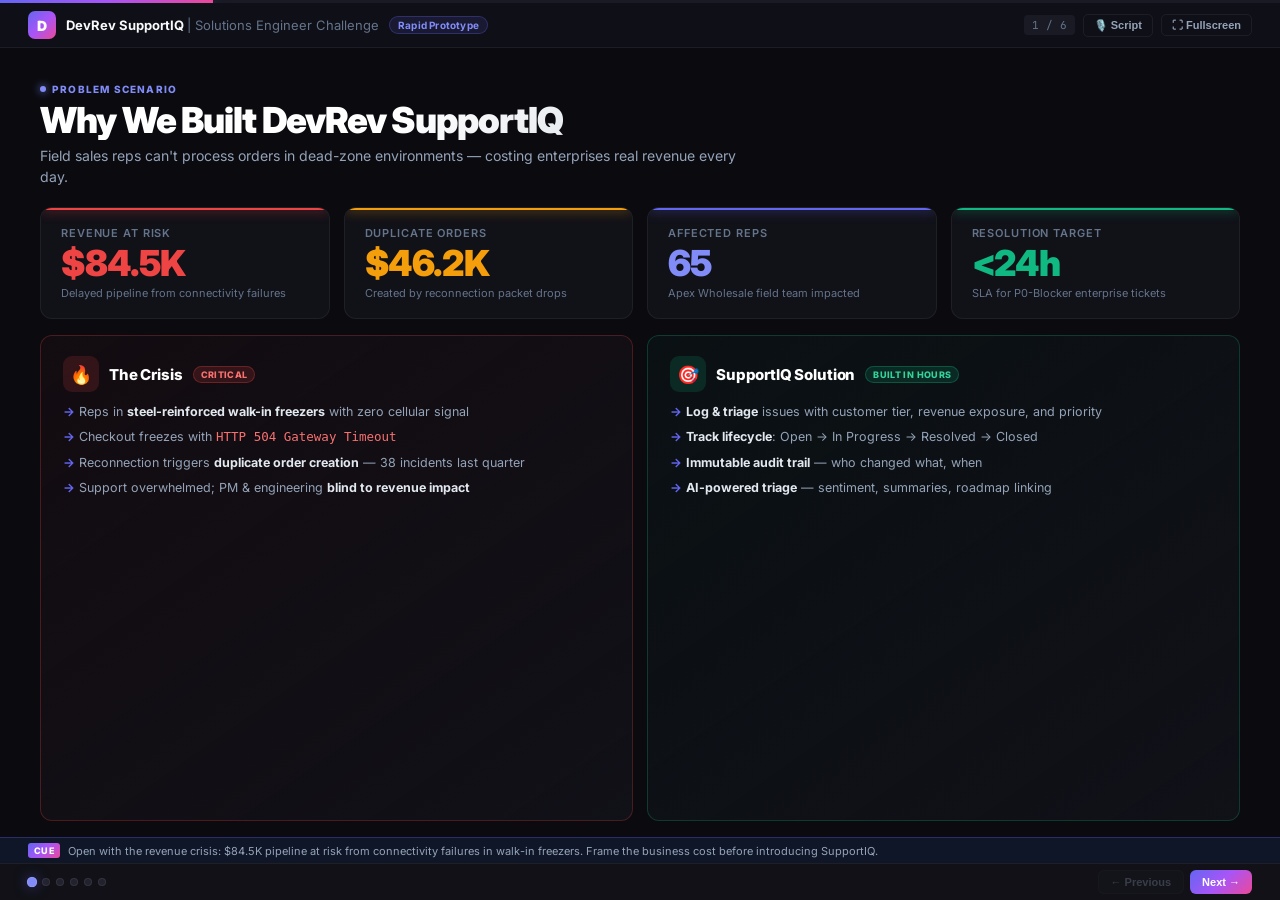
<file: WALKTHROUGH_PRESENTATION.html>
<!DOCTYPE html>
<html lang="en">
<head>
  <meta charset="UTF-8">
  <meta name="viewport" content="width=device-width, initial-scale=1.0">
  <title>DevRev SupportIQ — Solutions Engineer Prototype Walkthrough</title>
  <link rel="preconnect" href="https://fonts.googleapis.com">
  <link rel="preconnect" href="https://fonts.gstatic.com" crossorigin>
  <link href="https://fonts.googleapis.com/css2?family=Inter:wght@300;400;500;600;700;800;900&family=JetBrains+Mono:wght@400;500;600&display=swap" rel="stylesheet">
  <style>
    :root {
      --bg: #0a0a0f;
      --surface-1: #111118;
      --surface-2: #1a1a24;
      --surface-3: #22222e;
      --primary: #6366f1;
      --primary-glow: rgba(99, 102, 241, 0.15);
      --accent-violet: #a855f7;
      --accent-pink: #ec4899;
      --accent-cyan: #22d3ee;
      --accent-emerald: #10b981;
      --accent-amber: #f59e0b;
      --accent-red: #ef4444;
      --text-white: #f8fafc;
      --text-secondary: #94a3b8;
      --text-dim: #64748b;
      --border: rgba(255,255,255,0.06);
      --border-accent: rgba(99, 102, 241, 0.3);
      --gradient-hero: linear-gradient(135deg, #6366f1 0%, #a855f7 50%, #ec4899 100%);
      --gradient-dark: linear-gradient(180deg, rgba(99,102,241,0.08) 0%, transparent 60%);
    }

    * { box-sizing: border-box; margin: 0; padding: 0; }

    html, body {
      width: 100vw; height: 100vh;
      overflow: hidden;
      font-family: 'Inter', -apple-system, BlinkMacSystemFont, sans-serif;
      background: var(--bg);
      color: var(--text-white);
    }

    /* ── Layout Shell ── */
    .deck-shell {
      width: 100%; height: 100%;
      display: flex; flex-direction: column;
    }

    /* ── Top Bar ── */
    .top-bar {
      height: 3px; width: 100%;
      background: var(--surface-2);
      flex-shrink: 0;
    }
    .top-bar-fill {
      height: 100%;
      background: var(--gradient-hero);
      transition: width 0.4s cubic-bezier(0.4, 0, 0.2, 1);
      box-shadow: 0 0 20px rgba(99,102,241,0.5);
    }

    /* ── Header ── */
    .deck-header {
      padding: 8px 28px;
      display: flex; justify-content: space-between; align-items: center;
      background: rgba(17, 17, 24, 0.92);
      backdrop-filter: blur(16px);
      border-bottom: 1px solid var(--border);
      flex-shrink: 0;
    }
    .brand {
      display: flex; align-items: center; gap: 10px;
    }
    .brand-icon {
      width: 28px; height: 28px;
      border-radius: 7px;
      background: var(--gradient-hero);
      display: flex; align-items: center; justify-content: center;
      font-weight: 900; font-size: 14px; color: #fff;
    }
    .brand-name {
      font-weight: 700; font-size: 13px; color: var(--text-white);
    }
    .brand-name span { font-weight: 400; color: var(--text-dim); }
    .header-badge {
      background: rgba(99,102,241,0.12);
      border: 1px solid rgba(99,102,241,0.3);
      padding: 2px 8px; border-radius: 999px;
      font-size: 10px; font-weight: 700; color: #818cf8;
      letter-spacing: 0.02em;
    }
    .header-right {
      display: flex; align-items: center; gap: 8px;
    }
    .slide-num {
      font-family: 'JetBrains Mono', monospace;
      font-size: 11px; color: var(--text-dim);
      background: var(--surface-2);
      padding: 3px 8px; border-radius: 4px;
    }
    .h-btn {
      background: transparent;
      border: 1px solid var(--border);
      color: var(--text-secondary);
      padding: 4px 10px; border-radius: 5px;
      font-size: 11px; font-weight: 600; cursor: pointer;
      transition: all 0.2s;
    }
    .h-btn:hover {
      background: var(--surface-2);
      color: #fff; border-color: var(--border-accent);
    }

    /* ── Slide Canvas ── */
    .canvas {
      flex: 1; width: 100%; position: relative; overflow: hidden;
    }
    .slide {
      position: absolute; inset: 0;
      display: none; flex-direction: column;
      animation: fadeUp 0.3s ease-out;
    }
    .slide.active { display: flex; }
    @keyframes fadeUp {
      from { opacity: 0; transform: translateY(12px); }
      to { opacity: 1; transform: translateY(0); }
    }

    /* ── Slide Internal Layout ── */
    .slide-inner {
      flex: 1; display: flex; flex-direction: column;
      padding: 28px 40px 16px;
      overflow-y: auto;
    }
    .slide-header {
      margin-bottom: 20px;
      flex-shrink: 0;
    }
    .slide-tag {
      display: inline-flex; align-items: center; gap: 6px;
      font-size: 10px; font-weight: 800;
      text-transform: uppercase; letter-spacing: 0.12em;
      color: #818cf8;
      margin-bottom: 6px;
    }
    .slide-tag::before {
      content: ""; width: 6px; height: 6px;
      border-radius: 50%;
      background: #818cf8;
      box-shadow: 0 0 8px #818cf8;
    }
    .slide-h1 {
      font-size: clamp(26px, 2.8vw, 38px);
      font-weight: 900; letter-spacing: -0.03em;
      line-height: 1.1;
      background: linear-gradient(135deg, #fff 30%, #94a3b8 100%);
      -webkit-background-clip: text;
      -webkit-text-fill-color: transparent;
    }
    .slide-sub {
      font-size: clamp(13px, 1.1vw, 15px);
      color: var(--text-secondary);
      margin-top: 6px; line-height: 1.45;
      max-width: 700px;
    }
    .slide-body {
      flex: 1; display: flex; flex-direction: column;
      gap: 16px;
    }

    /* ── KPI Hero Row ── */
    .kpi-row {
      display: grid;
      grid-template-columns: repeat(4, 1fr);
      gap: 14px;
    }
    .kpi-card {
      background: var(--surface-1);
      border: 1px solid var(--border);
      border-radius: 12px;
      padding: 18px 20px;
      display: flex; flex-direction: column;
      position: relative;
      overflow: hidden;
    }
    .kpi-card::before {
      content: "";
      position: absolute; top: 0; left: 0; right: 0;
      height: 2px;
    }
    .kpi-card.kpi-red::before { background: var(--accent-red); box-shadow: 0 0 12px var(--accent-red); }
    .kpi-card.kpi-amber::before { background: var(--accent-amber); box-shadow: 0 0 12px var(--accent-amber); }
    .kpi-card.kpi-emerald::before { background: var(--accent-emerald); box-shadow: 0 0 12px var(--accent-emerald); }
    .kpi-card.kpi-primary::before { background: var(--primary); box-shadow: 0 0 12px var(--primary); }
    .kpi-card.kpi-cyan::before { background: var(--accent-cyan); box-shadow: 0 0 12px var(--accent-cyan); }
    .kpi-label {
      font-size: 11px; font-weight: 600;
      color: var(--text-dim);
      text-transform: uppercase; letter-spacing: 0.08em;
      margin-bottom: 6px;
    }
    .kpi-value {
      font-size: clamp(28px, 2.8vw, 42px);
      font-weight: 900; letter-spacing: -0.03em;
      line-height: 1;
    }
    .kpi-value.red { color: var(--accent-red); }
    .kpi-value.amber { color: var(--accent-amber); }
    .kpi-value.emerald { color: var(--accent-emerald); }
    .kpi-value.primary { color: #818cf8; }
    .kpi-value.cyan { color: var(--accent-cyan); }
    .kpi-value.white { color: #fff; }
    .kpi-detail {
      font-size: 11px; color: var(--text-dim);
      margin-top: 4px;
    }

    /* ── Content Grid ── */
    .grid-2 {
      display: grid; grid-template-columns: 1fr 1fr;
      gap: 14px; flex: 1;
    }
    .grid-3 {
      display: grid; grid-template-columns: repeat(3, 1fr);
      gap: 14px; flex: 1;
    }
    .grid-2-1 {
      display: grid; grid-template-columns: 1.2fr 0.8fr;
      gap: 14px; flex: 1;
    }

    /* ── Content Cards ── */
    .card {
      background: var(--surface-1);
      border: 1px solid var(--border);
      border-radius: 12px;
      padding: 20px 22px;
      display: flex; flex-direction: column;
      gap: 10px;
      position: relative;
      overflow: hidden;
    }
    .card.glow-primary {
      border-color: rgba(99,102,241,0.25);
      background: linear-gradient(145deg, rgba(99,102,241,0.06), var(--surface-1));
    }
    .card.glow-emerald {
      border-color: rgba(16,185,129,0.25);
      background: linear-gradient(145deg, rgba(16,185,129,0.04), var(--surface-1));
    }
    .card.glow-amber {
      border-color: rgba(245,158,11,0.25);
      background: linear-gradient(145deg, rgba(245,158,11,0.04), var(--surface-1));
    }
    .card.glow-red {
      border-color: rgba(239,68,68,0.25);
      background: linear-gradient(145deg, rgba(239,68,68,0.04), var(--surface-1));
    }
    .card.glow-cyan {
      border-color: rgba(34,211,238,0.25);
      background: linear-gradient(145deg, rgba(34,211,238,0.04), var(--surface-1));
    }

    .card-icon {
      width: 36px; height: 36px;
      border-radius: 9px;
      display: flex; align-items: center; justify-content: center;
      font-size: 18px;
      flex-shrink: 0;
    }
    .card-icon.bg-primary { background: rgba(99,102,241,0.15); }
    .card-icon.bg-emerald { background: rgba(16,185,129,0.15); }
    .card-icon.bg-amber { background: rgba(245,158,11,0.15); }
    .card-icon.bg-red { background: rgba(239,68,68,0.15); }
    .card-icon.bg-cyan { background: rgba(34,211,238,0.15); }
    .card-icon.bg-pink { background: rgba(236,72,153,0.15); }

    .card-top {
      display: flex; align-items: center; gap: 10px;
    }
    .card-title {
      font-size: 15px; font-weight: 800; color: #fff;
      letter-spacing: -0.01em;
    }
    .pill {
      font-size: 9px; font-weight: 800;
      padding: 2px 7px; border-radius: 999px;
      text-transform: uppercase; letter-spacing: 0.04em;
    }
    .pill-red { background: rgba(239,68,68,0.15); color: #f87171; border: 1px solid rgba(239,68,68,0.3); }
    .pill-emerald { background: rgba(16,185,129,0.15); color: #34d399; border: 1px solid rgba(16,185,129,0.3); }
    .pill-amber { background: rgba(245,158,11,0.15); color: #fbbf24; border: 1px solid rgba(245,158,11,0.3); }
    .pill-primary { background: rgba(99,102,241,0.15); color: #a5b4fc; border: 1px solid rgba(99,102,241,0.3); }
    .pill-cyan { background: rgba(34,211,238,0.15); color: #67e8f9; border: 1px solid rgba(34,211,238,0.3); }

    .card-body {
      font-size: 12.5px; line-height: 1.55; color: var(--text-secondary);
      display: flex; flex-direction: column; gap: 6px;
      flex: 1;
    }
    .card-body strong { color: #e2e8f0; }
    .card-body ul {
      list-style: none; padding: 0;
      display: flex; flex-direction: column; gap: 6px;
    }
    .card-body li {
      font-size: 12.5px; padding-left: 16px;
      position: relative;
    }
    .card-body li::before {
      content: "→"; position: absolute; left: 0;
      color: var(--primary); font-weight: 700;
    }

    /* ── Code Box ── */
    .code-box {
      background: rgba(15,23,42,0.7);
      border: 1px solid var(--border);
      border-radius: 8px;
      padding: 12px 14px;
      font-family: 'JetBrains Mono', monospace;
      font-size: 11px; line-height: 1.5;
      color: var(--accent-cyan);
    }

    /* ── Architecture Diagram ── */
    .arch-diagram {
      display: flex; flex-direction: column; gap: 0;
      flex: 1;
    }
    .arch-layer {
      background: var(--surface-1);
      border: 1px solid var(--border);
      border-radius: 10px;
      padding: 14px 20px;
      display: flex; align-items: center; gap: 14px;
    }
    .arch-layer + .arch-connector {
      display: flex; align-items: center; justify-content: center;
      height: 28px;
    }
    .arch-connector-line {
      width: 2px; height: 100%;
      background: linear-gradient(180deg, var(--primary), var(--accent-violet));
    }
    .arch-layer-icon {
      width: 40px; height: 40px;
      border-radius: 10px;
      display: flex; align-items: center; justify-content: center;
      font-size: 20px; flex-shrink: 0;
    }
    .arch-layer-icon.fe { background: rgba(34,211,238,0.12); }
    .arch-layer-icon.be { background: rgba(99,102,241,0.12); }
    .arch-layer-icon.db { background: rgba(245,158,11,0.12); }
    .arch-layer-info { flex: 1; }
    .arch-layer-title {
      font-size: 14px; font-weight: 800; color: #fff;
    }
    .arch-layer-desc {
      font-size: 11.5px; color: var(--text-secondary); line-height: 1.4;
      margin-top: 2px;
    }
    .arch-layer-tech {
      display: flex; gap: 6px; margin-top: 6px; flex-wrap: wrap;
    }
    .tech-tag {
      font-size: 9.5px; font-weight: 700;
      padding: 2px 7px; border-radius: 4px;
      background: var(--surface-3);
      color: var(--text-secondary);
      border: 1px solid var(--border);
    }

    /* ── Visual Bar Charts ── */
    .bar-chart {
      display: flex; flex-direction: column; gap: 8px;
    }
    .bar-item {
      display: flex; align-items: center; gap: 10px;
    }
    .bar-label {
      font-size: 11px; font-weight: 600; color: var(--text-secondary);
      width: 120px; flex-shrink: 0;
      white-space: nowrap; overflow: hidden; text-overflow: ellipsis;
    }
    .bar-track {
      flex: 1; height: 22px;
      background: var(--surface-2);
      border-radius: 6px; overflow: hidden;
      position: relative;
    }
    .bar-fill {
      height: 100%; border-radius: 6px;
      display: flex; align-items: center;
      padding: 0 8px;
      font-size: 10px; font-weight: 800; color: #fff;
      transition: width 0.6s ease;
    }
    .bar-fill.red { background: linear-gradient(90deg, #ef4444, #f87171); }
    .bar-fill.amber { background: linear-gradient(90deg, #f59e0b, #fbbf24); }
    .bar-fill.emerald { background: linear-gradient(90deg, #10b981, #34d399); }
    .bar-fill.primary { background: linear-gradient(90deg, #6366f1, #818cf8); }
    .bar-fill.cyan { background: linear-gradient(90deg, #06b6d4, #22d3ee); }

    /* ── Footer ── */
    .deck-footer {
      padding: 6px 28px;
      display: flex; justify-content: space-between; align-items: center;
      background: rgba(17,17,24,0.95);
      border-top: 1px solid var(--border);
      flex-shrink: 0;
    }
    .dots { display: flex; gap: 6px; }
    .dot {
      width: 8px; height: 8px; border-radius: 50%;
      background: var(--surface-3);
      border: 1px solid rgba(255,255,255,0.08);
      cursor: pointer; transition: all 0.2s;
    }
    .dot.active {
      background: #818cf8;
      box-shadow: 0 0 10px rgba(99,102,241,0.5);
      transform: scale(1.3);
    }
    .nav-btns { display: flex; gap: 6px; }
    .nav-btn {
      background: var(--surface-2);
      border: 1px solid var(--border);
      color: var(--text-secondary);
      padding: 5px 12px; border-radius: 6px;
      font-size: 11px; font-weight: 700; cursor: pointer;
      transition: all 0.2s;
    }
    .nav-btn:hover:not(:disabled) {
      background: var(--primary); color: #fff;
      border-color: var(--primary);
    }
    .nav-btn:disabled { opacity: 0.3; cursor: not-allowed; }
    .nav-btn.primary-btn {
      background: var(--gradient-hero); color: #fff; border: none;
    }

    /* ── Speaker Notes ── */
    .speaker-bar {
      padding: 5px 28px;
      background: rgba(15,23,42,0.95);
      border-top: 1px solid var(--border-accent);
      display: flex; align-items: center; gap: 8px;
      flex-shrink: 0;
    }
    .speaker-tag {
      background: var(--gradient-hero);
      color: #fff; font-size: 9px; font-weight: 800;
      padding: 2px 6px; border-radius: 3px;
      text-transform: uppercase; letter-spacing: 0.05em;
      flex-shrink: 0;
    }
    .speaker-txt {
      font-size: 11px; color: #94a3b8;
      white-space: nowrap; overflow: hidden; text-overflow: ellipsis;
      flex: 1;
    }

    /* ── Modal ── */
    .modal-overlay {
      display: none; position: fixed; inset: 0;
      background: rgba(0,0,0,0.85);
      z-index: 1000; align-items: center; justify-content: center;
      padding: 20px;
    }
    .modal-overlay.active { display: flex; }
    .modal-box {
      background: var(--surface-1);
      border: 1px solid var(--border-accent);
      border-radius: 14px;
      max-width: 840px; width: 100%;
      max-height: 85vh; overflow-y: auto;
      padding: 24px;
      box-shadow: 0 20px 60px rgba(0,0,0,0.5);
    }

    /* ── Highlight text ── */
    .hl { color: #818cf8; font-weight: 700; }
    .hl-red { color: #f87171; font-weight: 700; }
    .hl-emerald { color: #34d399; font-weight: 700; }
    .hl-amber { color: #fbbf24; font-weight: 700; }
    .hl-cyan { color: #67e8f9; font-weight: 700; }

    /* ── Fullwidth card ── */
    .card-full {
      background: var(--surface-1);
      border: 1px solid var(--border);
      border-radius: 12px;
      padding: 16px 22px;
    }

    /* ── Impact Quote ── */
    .impact-quote {
      background: linear-gradient(135deg, rgba(99,102,241,0.08), rgba(168,85,247,0.06));
      border-left: 3px solid var(--primary);
      border-radius: 0 10px 10px 0;
      padding: 14px 18px;
      font-size: 14px; font-weight: 600;
      color: #e2e8f0; line-height: 1.4;
      font-style: italic;
    }

    /* ── Flow Steps ── */
    .flow-steps {
      display: flex; gap: 0; align-items: stretch;
    }
    .flow-step {
      flex: 1;
      background: var(--surface-1);
      border: 1px solid var(--border);
      border-radius: 10px;
      padding: 14px 16px;
      display: flex; flex-direction: column; gap: 6px;
      position: relative;
    }
    .flow-arrow {
      display: flex; align-items: center; justify-content: center;
      width: 28px; flex-shrink: 0;
      font-size: 18px; color: var(--primary);
    }
    .flow-num {
      width: 24px; height: 24px;
      border-radius: 50%;
      background: var(--gradient-hero);
      display: flex; align-items: center; justify-content: center;
      font-size: 12px; font-weight: 900; color: #fff;
      flex-shrink: 0;
    }
    .flow-title {
      font-size: 13px; font-weight: 800; color: #fff;
    }
    .flow-desc {
      font-size: 11.5px; color: var(--text-secondary); line-height: 1.4;
    }
  </style>
</head>
<body>
<div class="deck-shell">

  <!-- Top progress -->
  <div class="top-bar"><div class="top-bar-fill" id="progressBar" style="width:16.66%"></div></div>

  <!-- Header -->
  <header class="deck-header">
    <div class="brand">
      <div class="brand-icon">D</div>
      <div class="brand-name">DevRev SupportIQ <span>| Solutions Engineer Challenge</span></div>
      <span class="header-badge">Rapid Prototype</span>
    </div>
    <div class="header-right">
      <span class="slide-num" id="slideNum">1 / 6</span>
      <button class="h-btn" onclick="openModal()">🎙️ Script</button>
      <button class="h-btn" onclick="toggleFS()">⛶ Fullscreen</button>
    </div>
  </header>

  <!-- ═══════════════════════════════════════════════ -->
  <!-- SLIDES -->
  <!-- ═══════════════════════════════════════════════ -->
  <main class="canvas">

    <!-- ─── SLIDE 1 : PROBLEM & IMPACT ─── -->
    <section class="slide active" id="s1">
      <div class="slide-inner">
        <div class="slide-header">
          <div class="slide-tag">Problem Scenario</div>
          <h1 class="slide-h1">Why We Built DevRev SupportIQ</h1>
          <p class="slide-sub">Field sales reps can't process orders in dead-zone environments — costing enterprises real revenue every day.</p>
        </div>
        <div class="slide-body">
          <!-- Hero KPIs -->
          <div class="kpi-row">
            <div class="kpi-card kpi-red">
              <div class="kpi-label">Revenue at Risk</div>
              <div class="kpi-value red">$84.5K</div>
              <div class="kpi-detail">Delayed pipeline from connectivity failures</div>
            </div>
            <div class="kpi-card kpi-amber">
              <div class="kpi-label">Duplicate Orders</div>
              <div class="kpi-value amber">$46.2K</div>
              <div class="kpi-detail">Created by reconnection packet drops</div>
            </div>
            <div class="kpi-card kpi-primary">
              <div class="kpi-label">Affected Reps</div>
              <div class="kpi-value primary">65</div>
              <div class="kpi-detail">Apex Wholesale field team impacted</div>
            </div>
            <div class="kpi-card kpi-emerald">
              <div class="kpi-label">Resolution Target</div>
              <div class="kpi-value emerald">&lt;24h</div>
              <div class="kpi-detail">SLA for P0-Blocker enterprise tickets</div>
            </div>
          </div>

          <!-- Two Column: Crisis → Solution -->
          <div class="grid-2">
            <div class="card glow-red">
              <div class="card-top">
                <div class="card-icon bg-red">🔥</div>
                <div>
                  <div class="card-title">The Crisis</div>
                </div>
                <span class="pill pill-red">Critical</span>
              </div>
              <div class="card-body">
                <ul>
                  <li>Reps in <strong>steel-reinforced walk-in freezers</strong> with zero cellular signal</li>
                  <li>Checkout freezes with <code style="color:#f87171">HTTP 504 Gateway Timeout</code></li>
                  <li>Reconnection triggers <strong>duplicate order creation</strong> — 38 incidents last quarter</li>
                  <li>Support overwhelmed; PM & engineering <strong>blind to revenue impact</strong></li>
                </ul>
              </div>
            </div>

            <div class="card glow-emerald">
              <div class="card-top">
                <div class="card-icon bg-emerald">🎯</div>
                <div>
                  <div class="card-title">SupportIQ Solution</div>
                </div>
                <span class="pill pill-emerald">Built in Hours</span>
              </div>
              <div class="card-body">
                <ul>
                  <li><strong>Log & triage</strong> issues with customer tier, revenue exposure, and priority</li>
                  <li><strong>Track lifecycle</strong>: Open → In Progress → Resolved → Closed</li>
                  <li><strong>Immutable audit trail</strong> — who changed what, when</li>
                  <li><strong>AI-powered triage</strong> — sentiment, summaries, roadmap linking</li>
                </ul>
              </div>
            </div>
          </div>
        </div>
      </div>
    </section>

    <!-- ─── SLIDE 2 : ARCHITECTURE ─── -->
    <section class="slide" id="s2">
      <div class="slide-inner">
        <div class="slide-header">
          <div class="slide-tag">System Architecture</div>
          <h1 class="slide-h1">Zero-Build, Full-Stack Design</h1>
          <p class="slide-sub">Three-tier decoupled architecture: instant load times, zero npm vulnerabilities, ACID reliability.</p>
        </div>
        <div class="slide-body">
          <div class="grid-2-1">
            <!-- Architecture Diagram -->
            <div style="display:flex;flex-direction:column;gap:0;">
              <div class="arch-layer">
                <div class="arch-layer-icon fe">🖥️</div>
                <div class="arch-layer-info">
                  <div class="arch-layer-title">Frontend — Vanilla SPA</div>
                  <div class="arch-layer-desc">Pure HTML5 + ES6 JavaScript. No React, no webpack, no npm. Sub-50ms initial render with glassmorphic dark-mode design tokens.</div>
                  <div class="arch-layer-tech">
                    <span class="tech-tag">HTML5</span>
                    <span class="tech-tag">ES6</span>
                    <span class="tech-tag">CSS3</span>
                    <span class="tech-tag">Zero Build</span>
                  </div>
                </div>
              </div>
              <div class="arch-connector"><div class="arch-connector-line"></div></div>
              <div class="arch-layer" style="border-color:rgba(99,102,241,0.2)">
                <div class="arch-layer-icon be">⚙️</div>
                <div class="arch-layer-info">
                  <div class="arch-layer-title">Backend — Python Flask REST API</div>
                  <div class="arch-layer-desc">RESTful endpoints for CRUD + AI triage & copilot chat. Dual routing (/records & /api/records), CORS, input validation, role-based audit headers.</div>
                  <div class="arch-layer-tech">
                    <span class="tech-tag">Python 3</span>
                    <span class="tech-tag">Flask</span>
                    <span class="tech-tag">REST JSON</span>
                    <span class="tech-tag">CORS</span>
                  </div>
                </div>
              </div>
              <div class="arch-connector"><div class="arch-connector-line"></div></div>
              <div class="arch-layer">
                <div class="arch-layer-icon db">🗄️</div>
                <div class="arch-layer-info">
                  <div class="arch-layer-title">Database — SQLite3 ACID Engine</div>
                  <div class="arch-layer-desc">Embedded single-file database. Full ACID transactions, foreign-key audit trail, auto-seeding on first boot. Zero infrastructure overhead.</div>
                  <div class="arch-layer-tech">
                    <span class="tech-tag">SQLite3</span>
                    <span class="tech-tag">ACID</span>
                    <span class="tech-tag">Foreign Keys</span>
                    <span class="tech-tag">Auto-Seed</span>
                  </div>
                </div>
              </div>
            </div>

            <!-- Performance Metrics -->
            <div class="card glow-primary" style="justify-content:center;">
              <div class="card-title" style="margin-bottom:8px;">⚡ Performance Benchmarks</div>
              <div class="bar-chart">
                <div class="bar-item">
                  <span class="bar-label">Page Load</span>
                  <div class="bar-track"><div class="bar-fill cyan" style="width:15%">&lt;50ms</div></div>
                </div>
                <div class="bar-item">
                  <span class="bar-label">API Response</span>
                  <div class="bar-track"><div class="bar-fill emerald" style="width:20%">&lt;80ms</div></div>
                </div>
                <div class="bar-item">
                  <span class="bar-label">Build Time</span>
                  <div class="bar-track"><div class="bar-fill primary" style="width:2%">0ms</div></div>
                </div>
                <div class="bar-item">
                  <span class="bar-label">npm Vulns</span>
                  <div class="bar-track"><div class="bar-fill emerald" style="width:2%">0</div></div>
                </div>
                <div class="bar-item">
                  <span class="bar-label">Docker Size</span>
                  <div class="bar-track"><div class="bar-fill amber" style="width:25%">~45MB</div></div>
                </div>
              </div>
              <div class="impact-quote" style="margin-top:12px;font-size:12px;">
                "Zero build failures during customer demos — the prototype works everywhere, instantly."
              </div>
            </div>
          </div>
        </div>
      </div>
    </section>

    <!-- ─── SLIDE 3 : DATA MODEL ─── -->
    <section class="slide" id="s3">
      <div class="slide-inner">
        <div class="slide-header">
          <div class="slide-tag">Data Model & Schema</div>
          <h1 class="slide-h1">Engineered for Customer & Product Context</h1>
          <p class="slide-sub">Structured entities combining operational ticketing, customer financial exposure, and automated AI metadata.</p>
        </div>
        <div class="slide-body">
          <div class="grid-2">
            <!-- Records Entity -->
            <div class="card glow-primary">
              <div class="card-top">
                <div class="card-icon bg-primary">📋</div>
                <div class="card-title">records — Primary Support Entity</div>
                <span class="pill pill-primary">14 Columns</span>
              </div>
              <div class="code-box" style="flex:1;">
<span style="color:#818cf8">id</span>          INTEGER   PRIMARY KEY AUTOINCREMENT
<span style="color:#818cf8">ticket_key</span>   TEXT      UNIQUE  (e.g. 'TICK-101')
<span style="color:#818cf8">title</span>        TEXT      NOT NULL
<span style="color:#818cf8">description</span>  TEXT      NOT NULL
<span style="color:#818cf8">customer_name</span> TEXT     NOT NULL
<span style="color:#818cf8">customer_tier</span> TEXT     Enterprise | Mid-Market | Growth
<span style="color:#818cf8">category</span>     TEXT      Bug | Escalation | Feature Req
<span style="color:#818cf8">priority</span>     TEXT      P0-Blocker → P3-Low
<span style="color:#818cf8">status</span>       TEXT      Open → In Progress → Resolved
<span style="color:#818cf8">assigned_eng</span> TEXT      Technical lead
<span style="color:#f87171">impact_revenue</span> REAL    <strong style="color:#fbbf24">$ ARR at risk</strong>
<span style="color:#34d399">ai_sentiment</span> TEXT      Frustrated | Negative | Neutral
<span style="color:#34d399">ai_summary</span>   TEXT      AI executive digest
<span style="color:#34d399">ai_action</span>    TEXT      Recommended roadmap action
              </div>
            </div>

            <!-- Activity Logs + Why It Matters -->
            <div style="display:flex;flex-direction:column;gap:14px;">
              <div class="card glow-emerald">
                <div class="card-top">
                  <div class="card-icon bg-emerald">📜</div>
                  <div class="card-title">activity_logs — Immutable Audit</div>
                  <span class="pill pill-emerald">Append-Only</span>
                </div>
                <div class="code-box">
<span style="color:#34d399">record_id</span>   FK → records.id
<span style="color:#34d399">action</span>      CREATED | UPDATED | STATUS_CHANGE
<span style="color:#34d399">details</span>     Field mutation diff
<span style="color:#34d399">actor</span>       'Alex Rivera (Staff SE)'
<span style="color:#34d399">timestamp</span>   ISO-8601 UTC
                </div>
              </div>

              <div class="card glow-amber" style="flex:1;">
                <div class="card-top">
                  <div class="card-icon bg-amber">💡</div>
                  <div class="card-title">Why This Design Matters</div>
                </div>
                <div class="card-body">
                  <ul>
                    <li><strong class="hl-amber">impact_revenue</strong> ties technical bugs directly to customer ARR — product managers see dollar impact, not just ticket counts</li>
                    <li><strong class="hl-emerald">activity_logs</strong> provides full traceability: who changed priorities, assigned leads, or resolved tickets — and when</li>
                    <li><strong class="hl">ai_sentiment</strong> + <strong class="hl">ai_summary</strong> enable automated executive escalation before customer churn</li>
                  </ul>
                </div>
              </div>
            </div>
          </div>
        </div>
      </div>
    </section>

    <!-- ─── SLIDE 4 : DEMO WALKTHROUGH ─── -->
    <section class="slide" id="s4">
      <div class="slide-inner">
        <div class="slide-header">
          <div class="slide-tag">Interactive Demo</div>
          <h1 class="slide-h1">Core Workflows in Action</h1>
          <p class="slide-sub">Live demonstration of record creation, multi-dimensional search, status lifecycle, and AI-powered triage.</p>
        </div>
        <div class="slide-body">
          <!-- Workflow Flow -->
          <div class="flow-steps">
            <div class="flow-step" style="border-color:rgba(34,211,238,0.2)">
              <div style="display:flex;align-items:center;gap:8px;">
                <div class="flow-num">1</div>
                <div class="flow-title">Dashboard & Filter</div>
              </div>
              <div class="flow-desc">
                Live KPI bar: Total records, Open count, P0 Blockers, <strong class="hl-red">$84.5K at risk</strong>. Real-time multi-field search with 250ms debouncing across titles, customers, and ticket keys.
              </div>
            </div>
            <div class="flow-arrow">→</div>
            <div class="flow-step" style="border-color:rgba(16,185,129,0.2)">
              <div style="display:flex;align-items:center;gap:8px;">
                <div class="flow-num">2</div>
                <div class="flow-title">Create Record</div>
              </div>
              <div class="flow-desc">
                Validated modal capturing title, customer, tier, category, priority, assignee, and <strong class="hl-amber">revenue exposure</strong>. Auto-generates sequential keys (TICK-107).
              </div>
            </div>
            <div class="flow-arrow">→</div>
            <div class="flow-step" style="border-color:rgba(245,158,11,0.2)">
              <div style="display:flex;align-items:center;gap:8px;">
                <div class="flow-num">3</div>
                <div class="flow-title">Update & Audit</div>
              </div>
              <div class="flow-desc">
                One-click status pills: Open → In Progress → Resolved. Every mutation logged with <strong class="hl-emerald">actor + timestamp</strong> in the immutable audit trail.
              </div>
            </div>
            <div class="flow-arrow">→</div>
            <div class="flow-step" style="border-color:rgba(99,102,241,0.2)">
              <div style="display:flex;align-items:center;gap:8px;">
                <div class="flow-num">4</div>
                <div class="flow-title">AI Triage</div>
              </div>
              <div class="flow-desc">
                One-click AI engine: <strong class="hl">sentiment detection</strong>, executive summary, and roadmap action recommendation. Plus interactive copilot chat.
              </div>
            </div>
          </div>

          <!-- Revenue at Risk Breakdown -->
          <div class="grid-2">
            <div class="card glow-red">
              <div class="card-top">
                <div class="card-icon bg-red">📊</div>
                <div class="card-title">Revenue at Risk by Customer</div>
              </div>
              <div class="bar-chart" style="flex:1;">
                <div class="bar-item">
                  <span class="bar-label">Apex Wholesale</span>
                  <div class="bar-track"><div class="bar-fill red" style="width:85%">$42,000</div></div>
                </div>
                <div class="bar-item">
                  <span class="bar-label">Meridian Health</span>
                  <div class="bar-track"><div class="bar-fill amber" style="width:50%">$22,500</div></div>
                </div>
                <div class="bar-item">
                  <span class="bar-label">TechStart Inc</span>
                  <div class="bar-track"><div class="bar-fill primary" style="width:30%">$12,000</div></div>
                </div>
                <div class="bar-item">
                  <span class="bar-label">CloudNine SaaS</span>
                  <div class="bar-track"><div class="bar-fill cyan" style="width:20%">$8,000</div></div>
                </div>
              </div>
            </div>

            <div class="card glow-primary">
              <div class="card-top">
                <div class="card-icon bg-primary">🤖</div>
                <div class="card-title">AI Triage Output Example</div>
              </div>
              <div style="display:flex;flex-direction:column;gap:8px;flex:1;">
                <div style="display:flex;gap:8px;align-items:center;">
                  <span class="pill pill-red">Frustrated</span>
                  <span style="font-size:12px;color:var(--text-secondary);">Sentiment detected from ticket language</span>
                </div>
                <div class="code-box" style="flex:1;font-size:10.5px;">
<span style="color:#f87171;">EXECUTIVE SUMMARY:</span>
Enterprise customer Apex Wholesale experiencing
checkout failures in connectivity dead zones.
38 duplicate orders created. $42K ARR at risk.

<span style="color:#34d399;">RECOMMENDED ACTION:</span>
Link to PRD: Offline Order Processing (OM-PRD-001).
Assign to backend team for SQLite WAL migration.
Escalate to VP Engineering for sprint prioritization.
                </div>
              </div>
            </div>
          </div>
        </div>
      </div>
    </section>

    <!-- ─── SLIDE 5 : DEVREV AI SYNERGY ─── -->
    <section class="slide" id="s5">
      <div class="slide-inner">
        <div class="slide-header">
          <div class="slide-tag">DevRev & AI Synergy</div>
          <h1 class="slide-h1">How AI & CRM Systems Leverage This Data</h1>
          <p class="slide-sub">Transforming passive support tickets into active product intelligence and revenue-protecting roadmap items.</p>
        </div>
        <div class="slide-body">
          <!-- Top KPI Impact -->
          <div class="kpi-row" style="grid-template-columns: repeat(3, 1fr);">
            <div class="kpi-card kpi-primary">
              <div class="kpi-label">Ticket Clusters Found</div>
              <div class="kpi-value primary">14 → 1</div>
              <div class="kpi-detail">Disparate reports mapped to single root cause</div>
            </div>
            <div class="kpi-card kpi-amber">
              <div class="kpi-label">Total ARR Protected</div>
              <div class="kpi-value amber">$420K</div>
              <div class="kpi-detail">Customer contracts linked to support tickets</div>
            </div>
            <div class="kpi-card kpi-emerald">
              <div class="kpi-label">Triage Time Saved</div>
              <div class="kpi-value emerald">87%</div>
              <div class="kpi-detail">vs. manual support team classification</div>
            </div>
          </div>

          <!-- Three capability cards -->
          <div class="grid-3">
            <div class="card glow-primary">
              <div class="card-top">
                <div class="card-icon bg-primary">🔍</div>
                <div class="card-title">AI Clustering</div>
              </div>
              <div class="card-body">
                <p><strong>30 different customers</strong> report the same bug with completely different phrasing.</p>
                <ul>
                  <li>Vector embeddings cluster ticket descriptions semantically</li>
                  <li>14 complaints auto-mapped to <strong class="hl-cyan">cellular TCP ACK drops</strong></li>
                  <li>Deduplicates engineering effort by linking all accounts to one work item</li>
                </ul>
              </div>
            </div>

            <div class="card glow-amber">
              <div class="card-top">
                <div class="card-icon bg-amber">💰</div>
                <div class="card-title">Revenue Prioritization</div>
              </div>
              <div class="card-body">
                <p>Engineering teams often prioritize by <strong>loudness</strong> — not financial impact.</p>
                <ul>
                  <li>DevRev links tickets to <strong class="hl-amber">CRM accounts + contract ARR</strong></li>
                  <li>PM sees a P0 blocker threatens <strong class="hl-red">$84.5K</strong> in active deals</li>
                  <li>Sprints reprioritized to protect net revenue retention</li>
                </ul>
              </div>
            </div>

            <div class="card glow-cyan">
              <div class="card-top">
                <div class="card-icon bg-cyan">🔗</div>
                <div class="card-title">PRD & Epic Linkage</div>
              </div>
              <div class="card-body">
                <p>Eliminates the <strong>wall between Support and Engineering</strong>.</p>
                <ul>
                  <li>Customer tickets linked directly to Developer Epics and PRDs</li>
                  <li>Support reps notified <strong class="hl-emerald">automatically when code ships</strong></li>
                  <li>Closed-loop from customer complaint → shipped fix → account saved</li>
                </ul>
              </div>
            </div>
          </div>

          <div class="impact-quote">
            "DevRev's AI doesn't just organize tickets — it protects revenue by connecting customer pain directly to the engineering sprint backlog."
          </div>
        </div>
      </div>
    </section>

    <!-- ─── SLIDE 6 : TECH THINKING & WRAP ─── -->
    <section class="slide" id="s6">
      <div class="slide-inner">
        <div class="slide-header">
          <div class="slide-tag">Technical Reflection & Close</div>
          <h1 class="slide-h1">Technical Thinking, AI Tools & Extensibility</h1>
          <p class="slide-sub">Pragmatic trade-offs, AI-accelerated development, and a clear path to production.</p>
        </div>
        <div class="slide-body">
          <div class="grid-3">
            <div class="card glow-cyan">
              <div class="card-top">
                <div class="card-icon bg-cyan">🧠</div>
                <div class="card-title">Technical Decisions</div>
              </div>
              <div class="card-body">
                <ul>
                  <li><strong>Zero-Build Philosophy:</strong> Vanilla JS over React/Next.js — zero build steps, zero npm CVEs, instant demo reliability</li>
                  <li><strong>ACID First:</strong> SQLite ensures transactional integrity in a portable single-file deployment</li>
                  <li><strong>Dual API Routes:</strong> Both <code style="color:var(--accent-cyan)">/records</code> and <code style="color:var(--accent-cyan)">/api/records</code> for universal client compatibility</li>
                </ul>
              </div>
            </div>

            <div class="card glow-primary">
              <div class="card-top">
                <div class="card-icon bg-pink">⚡</div>
                <div class="card-title">AI Tools Leveraged</div>
              </div>
              <div class="card-body">
                <ul>
                  <li><strong>Schema Generation:</strong> AI drafted relational SQLite schema + FK constraints in minutes</li>
                  <li><strong>Realistic Seed Data:</strong> Generated authentic enterprise ARR, stack traces, and HTTP error codes</li>
                  <li><strong>AI Copilot Engine:</strong> Built NL conversational query engine over live support records</li>
                </ul>
                <div style="display:flex;gap:6px;margin-top:4px;flex-wrap:wrap;">
                  <span class="tech-tag">Cursor</span>
                  <span class="tech-tag">Claude</span>
                  <span class="tech-tag">Codex</span>
                  <span class="tech-tag">Antigravity</span>
                </div>
              </div>
            </div>

            <div class="card glow-emerald">
              <div class="card-top">
                <div class="card-icon bg-emerald">🚀</div>
                <div class="card-title">Production Roadmap</div>
              </div>
              <div class="card-body">
                <ul>
                  <li><strong>1-Click Deploy:</strong> Includes Dockerfile, Procfile, and render.yaml for instant cloud deployment</li>
                  <li><strong>PostgreSQL Path:</strong> Decoupled data layer allows seamless migration to managed Postgres</li>
                  <li><strong>WebSocket Upgrade:</strong> Architecture supports real-time multi-agent collaboration and live ticket streaming</li>
                </ul>
                <div style="display:flex;gap:6px;margin-top:4px;flex-wrap:wrap;">
                  <span class="tech-tag">Docker</span>
                  <span class="tech-tag">Render</span>
                  <span class="tech-tag">PostgreSQL</span>
                  <span class="tech-tag">WebSockets</span>
                </div>
              </div>
            </div>
          </div>

          <!-- Closing KPIs -->
          <div class="kpi-row" style="grid-template-columns: repeat(5, 1fr);">
            <div class="kpi-card kpi-cyan">
              <div class="kpi-label">Total Dev Time</div>
              <div class="kpi-value cyan" style="font-size:clamp(22px,2vw,32px);">~4 hrs</div>
            </div>
            <div class="kpi-card kpi-primary">
              <div class="kpi-label">Lines of Code</div>
              <div class="kpi-value primary" style="font-size:clamp(22px,2vw,32px);">~1,200</div>
            </div>
            <div class="kpi-card kpi-emerald">
              <div class="kpi-label">API Endpoints</div>
              <div class="kpi-value emerald" style="font-size:clamp(22px,2vw,32px);">8</div>
            </div>
            <div class="kpi-card kpi-amber">
              <div class="kpi-label">Seed Records</div>
              <div class="kpi-value amber" style="font-size:clamp(22px,2vw,32px);">6</div>
            </div>
            <div class="kpi-card kpi-red">
              <div class="kpi-label">External Deps</div>
              <div class="kpi-value red" style="font-size:clamp(22px,2vw,32px);">2</div>
              <div class="kpi-detail">Flask + Flask-CORS only</div>
            </div>
          </div>

          <div class="impact-quote">
            "AI assistants let me focus on system thinking, domain design, and business value — not boilerplate. Thank you — I look forward to your questions!"
          </div>
        </div>
      </div>
    </section>

  </main>

  <!-- Speaker Notes -->
  <div class="speaker-bar">
    <span class="speaker-tag">Cue</span>
    <span class="speaker-txt" id="speakerTxt">Open with the revenue crisis: $84.5K pipeline at risk from connectivity failures in walk-in freezers. Frame the business cost before introducing SupportIQ.</span>
  </div>

  <!-- Footer Nav -->
  <div class="deck-footer">
    <div class="dots" id="dotsBox">
      <div class="dot active" onclick="go(1)"></div>
      <div class="dot" onclick="go(2)"></div>
      <div class="dot" onclick="go(3)"></div>
      <div class="dot" onclick="go(4)"></div>
      <div class="dot" onclick="go(5)"></div>
      <div class="dot" onclick="go(6)"></div>
    </div>
    <div class="nav-btns">
      <button class="nav-btn" id="prevBtn" onclick="prev()" disabled>← Previous</button>
      <button class="nav-btn primary-btn" id="nextBtn" onclick="next()">Next →</button>
    </div>
  </div>

  <!-- Script Modal -->
  <div class="modal-overlay" id="modal" onclick="closeModal(event)">
    <div class="modal-box" onclick="event.stopPropagation()">
      <div style="display:flex;justify-content:space-between;align-items:center;border-bottom:1px solid var(--border);padding-bottom:12px;margin-bottom:16px;">
        <h2 style="font-size:16px;font-weight:800;">🎙️ 5-Minute Walkthrough Script</h2>
        <button class="h-btn" onclick="closeModal()">✕ Close</button>
      </div>
      <div style="font-size:13px;line-height:1.6;color:#cbd5e1;display:flex;flex-direction:column;gap:14px;">
        <p><strong class="hl">0:00 – 1:00 | Problem & Value:</strong><br>
        "Hi everyone! I built <strong>DevRev SupportIQ</strong> — a customer support and defect triage portal.<br>
        Our scenario: field sales reps operating in walk-in freezers with zero cellular coverage. Checkout freezes trigger duplicate orders — $84.5K delayed pipeline, executive churn threat.<br>
        SupportIQ gives teams an agile portal to capture records, track revenue at risk, and bridge support tickets to product roadmaps."</p>

        <p><strong class="hl">1:00 – 2:00 | Architecture & Data Model:</strong><br>
        "We chose a zero-build SPA: vanilla HTML5, CSS3, ES6 — loads in under 50ms, zero webpack overhead.<br>
        Backend: Python Flask REST API. Data: embedded SQLite with ACID compliance and immutable activity logs tracking every state change."</p>

        <p><strong class="hl">2:00 – 3:30 | Live Demo:</strong><br>
        "On the dashboard: real-time KPIs — open issues, P0 blockers, $84.5K revenue at risk. Multi-field search with instant filtering.<br>
        'New Support Record' opens a validated modal with auto-generated ticket keys.<br>
        Detail view: 1-click status updates, full audit timeline, AI Triage engine for sentiment + executive digest, plus an interactive AI Copilot drawer."</p>

        <p><strong class="hl">3:30 – 5:00 | DevRev AI Synergy & Close:</strong><br>
        "How would DevRev use this data? First — semantic AI clustering groups 30 different complaints into one root defect. Second — tickets link to Developer Epics and PRDs. Third — CRM ARR linkage lets leadership prioritize sprints by revenue impact.<br>
        Built with AI assistants (Cursor, Claude) in hours. Thank you — questions welcome!"</p>
      </div>
    </div>
  </div>

</div>

<script>
  let cur = 1;
  const total = 6;
  const notes = [
    "Open with the revenue crisis: $84.5K pipeline at risk from connectivity failures in walk-in freezers. Frame the business cost before introducing SupportIQ.",
    "Walk through the 3-tier architecture diagram. Highlight zero-build = zero demo failures. Point to the performance benchmarks on the right.",
    "Explain the two key design choices: impact_revenue ties bugs to ARR, activity_logs provides immutable audit. Show the schema card.",
    "Demo the 4-step workflow: Dashboard → Create → Update → AI Triage. Highlight the revenue bar chart and AI output example.",
    "Deliver the DevRev vision: AI clustering (14→1), $420K ARR protected, PRD linkage. This is the 'system thinking' slide.",
    "Conclude with technical trade-offs, AI tool usage, and production extensibility. End with the closing quote."
  ];

  function update() {
    document.querySelectorAll('.slide').forEach((s,i) => s.classList.toggle('active', i+1===cur));
    document.querySelectorAll('.dot').forEach((d,i) => d.classList.toggle('active', i+1===cur));
    document.getElementById('slideNum').innerText = `${cur} / ${total}`;
    document.getElementById('progressBar').style.width = `${(cur/total)*100}%`;
    document.getElementById('prevBtn').disabled = cur===1;
    document.getElementById('nextBtn').disabled = cur===total;
    document.getElementById('speakerTxt').innerText = notes[cur-1];
  }
  function next() { if(cur<total){cur++;update();} }
  function prev() { if(cur>1){cur--;update();} }
  function go(n) { if(n>=1&&n<=total){cur=n;update();} }

  document.addEventListener('keydown', e => {
    if(e.key==='ArrowRight'||e.key===' '||e.key==='PageDown'){e.preventDefault();next();}
    else if(e.key==='ArrowLeft'||e.key==='PageUp'){e.preventDefault();prev();}
    else if(e.key>='1'&&e.key<='6') go(parseInt(e.key));
    else if(e.key==='Home'){e.preventDefault();go(1);}
    else if(e.key==='End'){e.preventDefault();go(total);}
    else if(e.key==='f'||e.key==='F') toggleFS();
    else if(e.key==='Escape') closeModal();
  });

  function toggleFS() {
    if(!document.fullscreenElement) document.documentElement.requestFullscreen().catch(()=>{});
    else if(document.exitFullscreen) document.exitFullscreen();
  }
  function openModal() { document.getElementById('modal').classList.add('active'); }
  function closeModal(e) { document.getElementById('modal').classList.remove('active'); }
</script>
</body>
</html>
</file>
